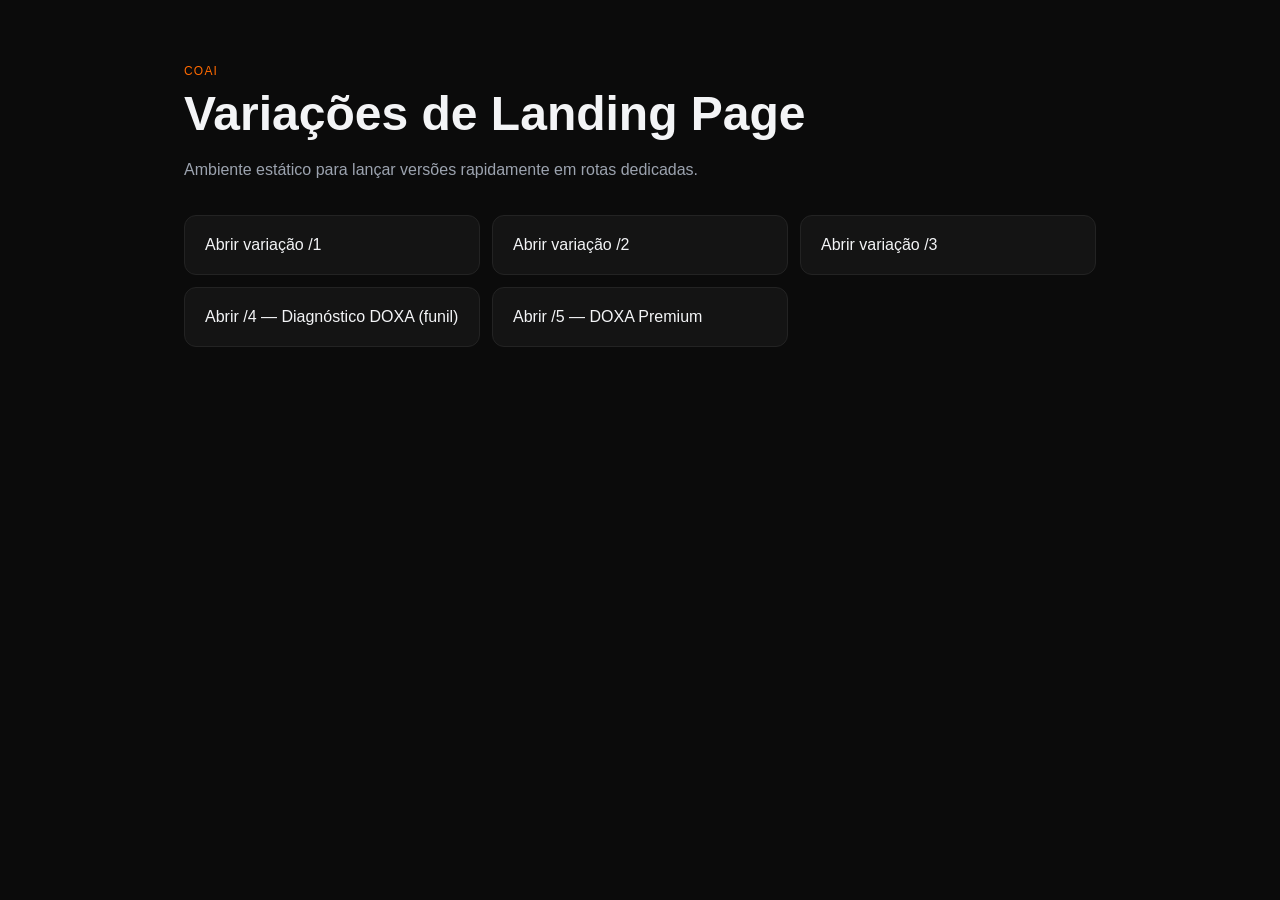
<file: index.html>
<!doctype html>
<html lang="pt-BR">
  <head>
    <meta charset="UTF-8" />
    <meta name="viewport" content="width=device-width, initial-scale=1.0" />
    <title>COAI — Variações de Landing Page</title>
    <link rel="stylesheet" href="/assets/style.css" />
  </head>
  <body>
    <main class="container">
      <p class="eyebrow">COAI</p>
      <h1>Variações de Landing Page</h1>
      <p class="lead">Ambiente estático para lançar versões rapidamente em rotas dedicadas.</p>

      <div class="cards">
        <a class="card" href="/1/">Abrir variação /1</a>
        <a class="card" href="/2/">Abrir variação /2</a>
        <a class="card" href="/3/">Abrir variação /3</a>
        <a class="card" href="/4/">Abrir /4 — Diagnóstico DOXA (funil)</a>
        <a class="card" href="/5/">Abrir /5 — DOXA Premium</a>
      </div>
    </main>
  </body>
</html>
</file>
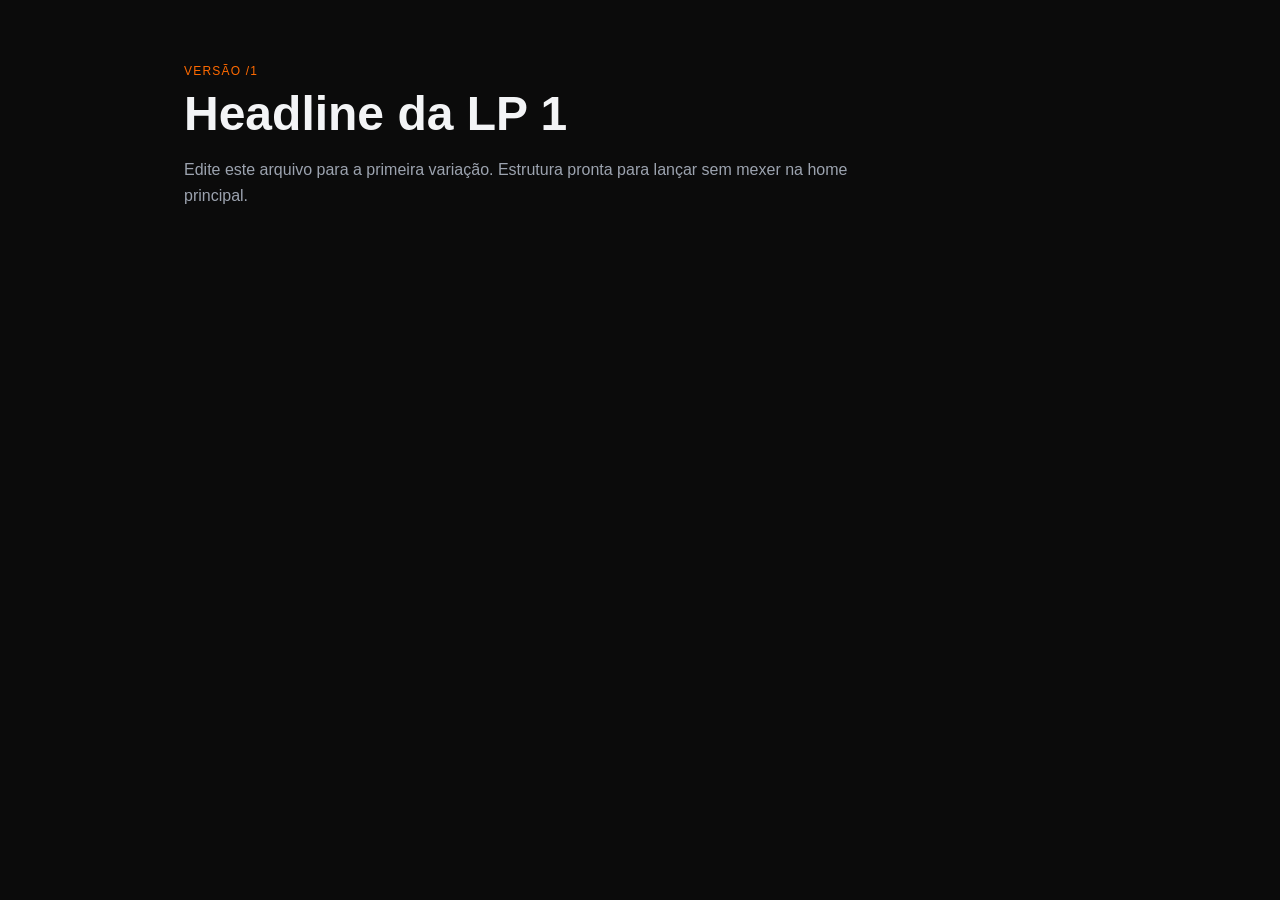
<file: 1/index.html>
<!doctype html>
<html lang="pt-BR">
  <head>
    <meta charset="UTF-8" />
    <meta name="viewport" content="width=device-width, initial-scale=1.0" />
    <title>COAI — LP 1</title>
    <link rel="stylesheet" href="/assets/style.css" />
  </head>
  <body>
    <main class="container">
      <p class="eyebrow">VERSÃO /1</p>
      <h1>Headline da LP 1</h1>
      <p class="lead">Edite este arquivo para a primeira variação. Estrutura pronta para lançar sem mexer na home principal.</p>
    </main>
  </body>
</html>
</file>
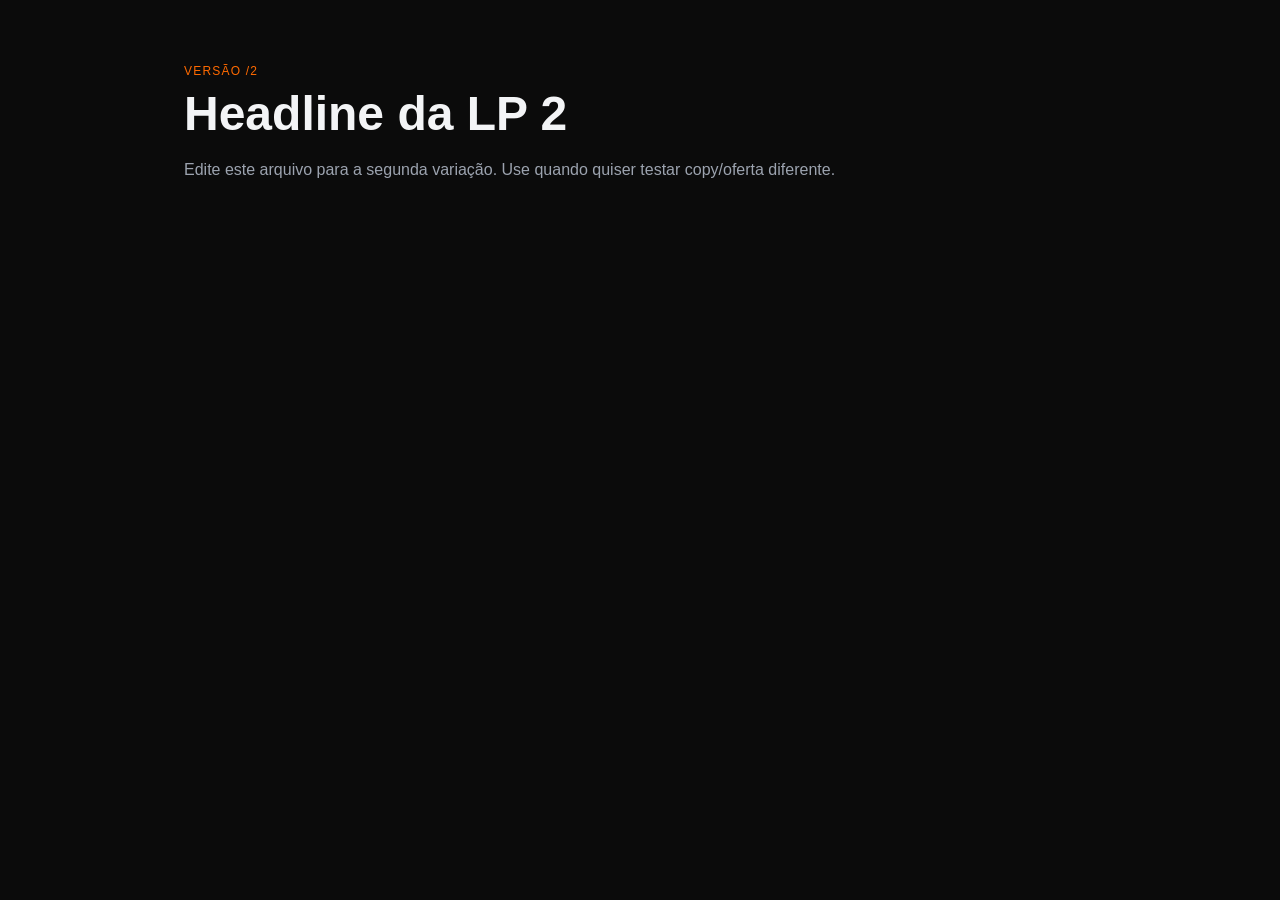
<file: 2/index.html>
<!doctype html>
<html lang="pt-BR">
  <head>
    <meta charset="UTF-8" />
    <meta name="viewport" content="width=device-width, initial-scale=1.0" />
    <title>COAI — LP 2</title>
    <link rel="stylesheet" href="/assets/style.css" />
  </head>
  <body>
    <main class="container">
      <p class="eyebrow">VERSÃO /2</p>
      <h1>Headline da LP 2</h1>
      <p class="lead">Edite este arquivo para a segunda variação. Use quando quiser testar copy/oferta diferente.</p>
    </main>
  </body>
</html>
</file>
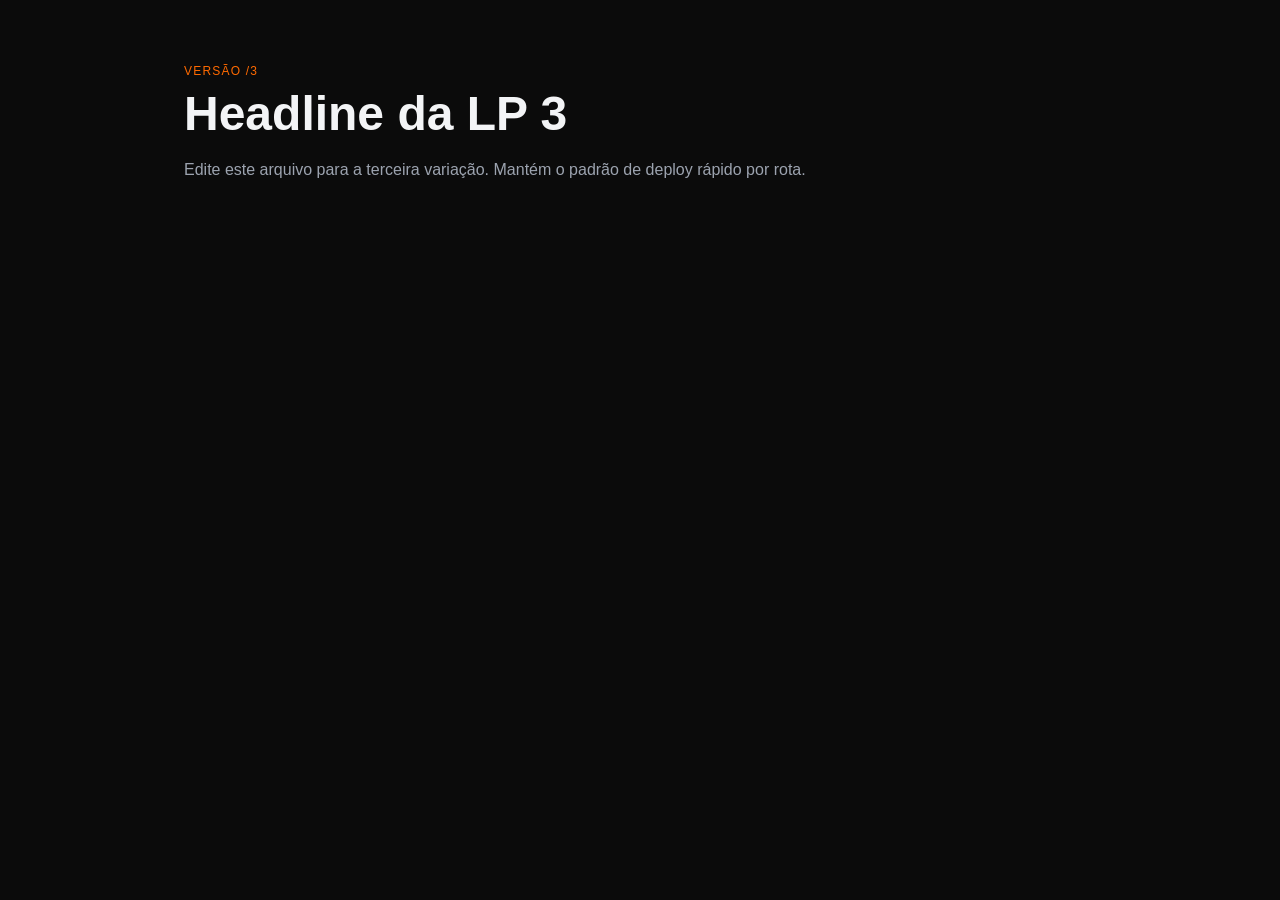
<file: 3/index.html>
<!doctype html>
<html lang="pt-BR">
  <head>
    <meta charset="UTF-8" />
    <meta name="viewport" content="width=device-width, initial-scale=1.0" />
    <title>COAI — LP 3</title>
    <link rel="stylesheet" href="/assets/style.css" />
  </head>
  <body>
    <main class="container">
      <p class="eyebrow">VERSÃO /3</p>
      <h1>Headline da LP 3</h1>
      <p class="lead">Edite este arquivo para a terceira variação. Mantém o padrão de deploy rápido por rota.</p>
    </main>
  </body>
</html>
</file>
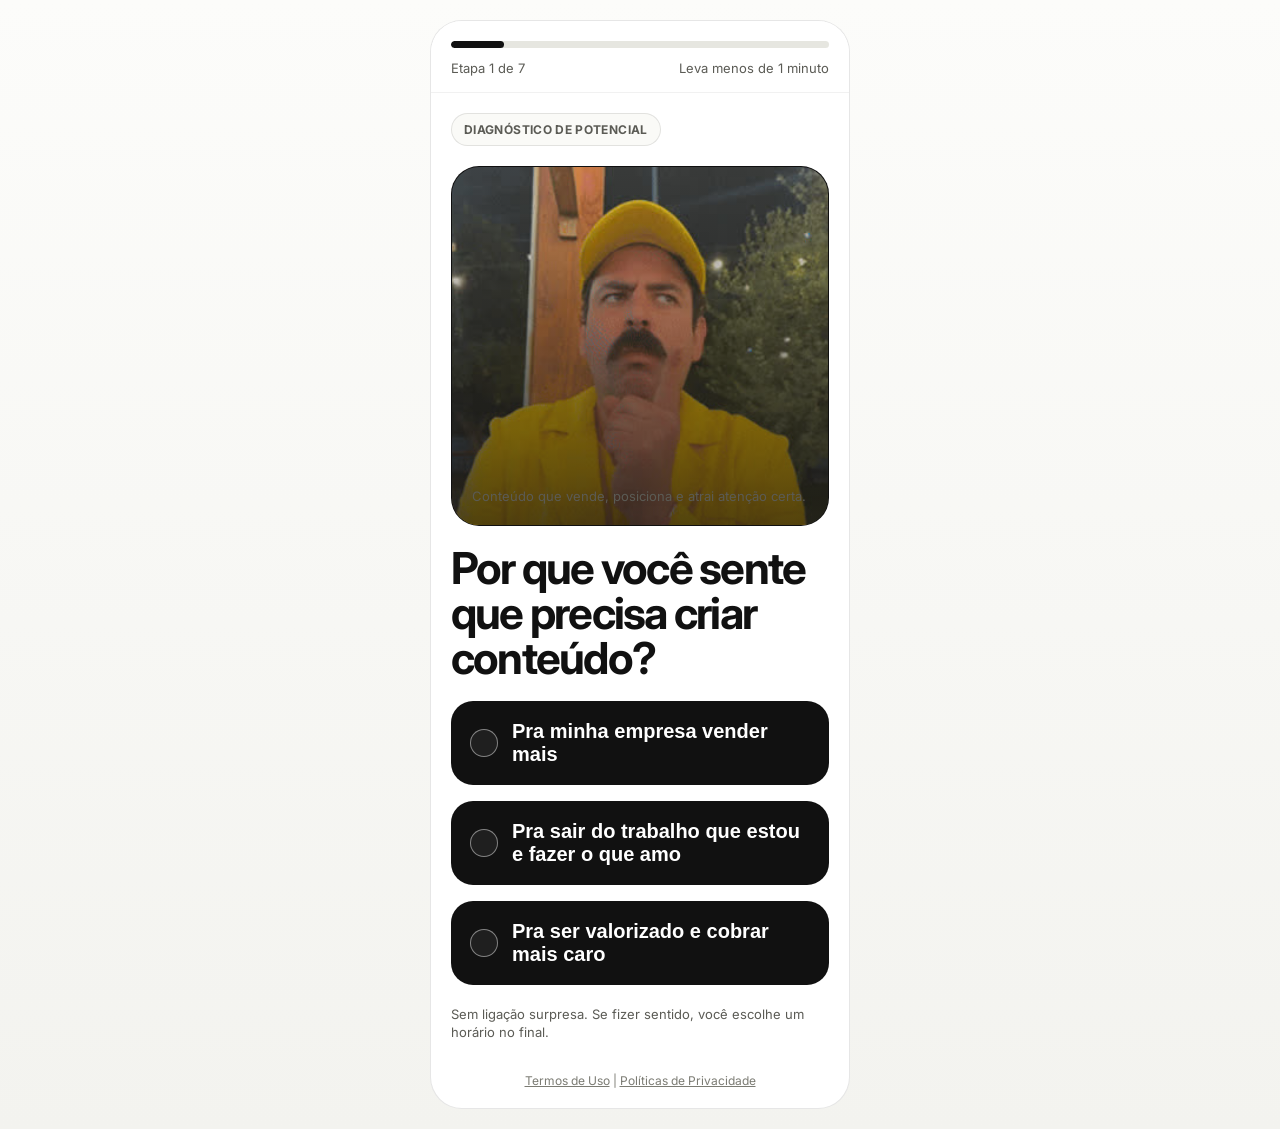
<file: 4/index.html>
<!DOCTYPE html>
<html lang="pt-BR">
  <head>
    <meta charset="UTF-8" />
    <meta name="viewport" content="width=device-width, initial-scale=1.0" />
    <title>Diagnóstico de Potencial DOXA</title>
    <meta name="description" content="Diagnóstico estratégico de conteúdo DOXA. Responda em menos de 1 minuto e libere sua análise." />
    <link rel="preconnect" href="https://fonts.googleapis.com" />
    <link rel="preconnect" href="https://fonts.gstatic.com" crossorigin />
    <link href="https://fonts.googleapis.com/css2?family=Inter:wght@400;500;600;700;800&display=swap" rel="stylesheet" />
    <style>
      :root {
        --bg: #f5f5f2;
        --surface: #ffffff;
        --surface-strong: #111111;
        --surface-soft: #f0f0eb;
        --text: #111111;
        --text-soft: #5b5b55;
        --border: rgba(17, 17, 17, 0.1);
        --success: #19a34a;
        --success-strong: #11853a;
        --danger: #df2d24;
        --accent: #111111;
        --radius-sm: 14px;
        --radius-md: 22px;
        --shadow: none;
        --space-1: 8px;
        --space-2: 12px;
        --space-3: 16px;
        --space-4: 20px;
        --space-5: 24px;
        --space-6: 32px;
      }

      * {
        box-sizing: border-box;
      }

      body {
        margin: 0;
        font-family: Inter, ui-sans-serif, system-ui, -apple-system, BlinkMacSystemFont, "Segoe UI", sans-serif;
        background: linear-gradient(180deg, #fcfcfa 0%, #f3f3ef 100%);
        color: var(--text);
      }

      a {
        color: inherit;
      }

      .shell {
        min-height: 100vh;
        display: grid;
        place-items: center;
        padding: var(--space-4);
      }

      .phone {
        width: min(100%, 420px);
        min-height: 820px;
        background: var(--surface);
        border: 1px solid var(--border);
        border-radius: 32px;
        overflow: hidden;
      }

      .app {
        min-height: 820px;
        display: flex;
        flex-direction: column;
      }

      .topbar {
        position: sticky;
        top: 0;
        z-index: 5;
        background: rgba(255, 255, 255, 0.92);
        backdrop-filter: blur(12px);
        padding: var(--space-4) var(--space-4) var(--space-3);
        border-bottom: 1px solid rgba(17, 17, 17, 0.06);
      }

      .progress-track {
        height: 7px;
        background: #e6e6e0;
        border-radius: 999px;
        overflow: hidden;
      }

      .progress-fill {
        height: 100%;
        width: 14%;
        background: #111111;
        border-radius: 999px;
        transition: width 220ms ease;
      }

      .progress-meta {
        margin-top: var(--space-2);
        display: flex;
        justify-content: space-between;
        color: var(--text-soft);
        font-size: 13px;
      }

      .view {
        display: none;
        padding: var(--space-4);
        gap: var(--space-4);
      }

      .view.active {
        display: grid;
      }

      .eyebrow {
        display: inline-flex;
        width: fit-content;
        padding: 8px 12px;
        border-radius: 999px;
        border: 1px solid var(--border);
        background: #fafaf7;
        color: var(--text-soft);
        font-size: 12px;
        font-weight: 700;
        letter-spacing: 0.03em;
        text-transform: uppercase;
      }

      .hero {
        width: 100%;
        aspect-ratio: 1.05 / 1;
        border-radius: 28px;
        border: 1px solid var(--border);
        overflow: hidden;
        background: linear-gradient(160deg, #1a1a1a, #52523f);
        display: grid;
        place-items: end start;
        padding: var(--space-4);
        color: #fff;
      }

      .hero.alt {
        background: linear-gradient(160deg, #5c2f12, #141414);
      }

      .hero.soft {
        background: linear-gradient(160deg, #1c4730, #101010);
      }

      .hero-media {
        position: relative;
        padding: 0;
        place-items: stretch;
        background: #111111;
      }

      .hero-media video {
        position: absolute;
        inset: 0;
        width: 100%;
        height: 100%;
        object-fit: cover;
      }

      .hero-media img,
      .hero-media video,
      .feature-image img,
      .proof-photo,
      .thumb-button img {
        width: 100%;
        height: 100%;
        object-fit: cover;
        display: block;
      }

      .hero-overlay {
        position: absolute;
        inset: 0;
        z-index: 1;
        display: flex;
        align-items: end;
        padding: var(--space-4);
        background: linear-gradient(180deg, rgba(17, 17, 17, 0.04), rgba(17, 17, 17, 0.7));
        color: #fff;
      }

      h1,
      h2,
      h3,
      p {
        margin: 0;
      }

      h1 {
        font-size: clamp(32px, 8vw, 44px);
        line-height: 1.02;
        letter-spacing: -0.04em;
      }

      h2 {
        font-size: 30px;
        line-height: 1.05;
        letter-spacing: -0.04em;
      }

      h3 {
        font-size: 22px;
        line-height: 1.1;
        letter-spacing: -0.03em;
      }

      .lead {
        font-size: 17px;
        line-height: 1.45;
        color: var(--text-soft);
      }

      .lead strong,
      .copy strong {
        color: var(--text);
      }

      .copy {
        font-size: 16px;
        line-height: 1.5;
        color: var(--text-soft);
      }

      .choices,
      .bullets,
      .proof-grid,
      .benefits {
        display: grid;
        gap: var(--space-3);
      }

      .choice {
        width: 100%;
        text-align: left;
        border: 1px solid rgba(17, 17, 17, 0.12);
        background: #111111;
        color: #ffffff;
        border-radius: 22px;
        padding: 18px;
        display: flex;
        align-items: center;
        gap: 14px;
        min-height: 72px;
        font-weight: 700;
        font-size: 20px;
        line-height: 1.15;
        cursor: pointer;
      }

      .choice::before {
        content: "";
        width: 26px;
        height: 26px;
        flex: 0 0 26px;
        border-radius: 999px;
        border: 1.5px solid rgba(255, 255, 255, 0.45);
        background: rgba(255, 255, 255, 0.06);
      }

      .bullet,
      .benefit,
      .field-card,
      .proof-card,
      .result-card,
      .tracker-card,
      .note-card {
        border: 1px solid var(--border);
        border-radius: 22px;
        background: #fbfbf8;
      }

      .bullet,
      .benefit,
      .result-card,
      .tracker-card,
      .note-card {
        padding: 16px 18px;
      }

      .bullet strong,
      .benefit strong,
      .result-card strong,
      .tracker-card strong,
      .note-card strong {
        display: block;
        margin-bottom: 4px;
      }

      .bullet .label {
        color: var(--danger);
        font-weight: 800;
      }

      .cta,
      .ghost,
      .secondary {
        width: 100%;
        min-height: 58px;
        border: 0;
        border-radius: 18px;
        font-size: 16px;
        font-weight: 800;
        cursor: pointer;
      }

      .cta {
        background: var(--success);
        color: #fff;
      }

      .cta:hover {
        background: var(--success-strong);
      }

      .ghost {
        background: #111111;
        color: #fff;
      }

      .secondary {
        background: #fff;
        color: var(--text);
        border: 1px solid rgba(17, 17, 17, 0.14);
      }

      .proof-grid {
        grid-template-columns: repeat(2, minmax(0, 1fr));
      }

      .proof-card {
        overflow: hidden;
        background: #111111;
        color: #fff;
      }

      .proof-top {
        min-height: 164px;
        padding: 16px;
        display: flex;
        align-items: end;
        background:
          linear-gradient(180deg, rgba(17, 17, 17, 0.14), rgba(17, 17, 17, 0.82)),
          radial-gradient(circle at top left, #444, #111 72%);
      }

      .proof-top.image {
        min-height: 188px;
        padding: 0;
        position: relative;
        background: #111111;
      }

      .proof-body {
        padding: 16px;
      }

      .proof-label {
        font-size: 12px;
        color: rgba(255, 255, 255, 0.7);
        text-transform: uppercase;
        letter-spacing: 0.05em;
      }

      .proof-number {
        font-size: 28px;
        font-weight: 800;
        line-height: 1;
      }

      .offer {
        background: linear-gradient(180deg, #f1fff2, #e7f8ea);
        border: 1px solid rgba(25, 163, 74, 0.18);
        border-radius: 24px;
        padding: 18px;
        display: grid;
        gap: 12px;
      }

      .offer .price {
        font-size: 34px;
        line-height: 1;
        font-weight: 900;
        color: var(--success-strong);
      }

      .price-row {
        display: flex;
        align-items: baseline;
        justify-content: space-between;
        gap: 12px;
        flex-wrap: wrap;
      }

      .price-note {
        font-size: 12px;
        color: #287345;
        font-weight: 700;
        letter-spacing: 0.02em;
        text-transform: uppercase;
      }

      .feature-image {
        overflow: hidden;
        border-radius: 24px;
        border: 1px solid var(--border);
        background: #111111;
      }

      .premium-stack,
      .trust-row {
        display: grid;
        gap: 12px;
      }

      .premium-card {
        border: 1px solid rgba(17, 17, 17, 0.08);
        border-radius: 22px;
        background: #ffffff;
        padding: 16px 18px;
      }

      .premium-card strong {
        display: block;
        margin-bottom: 4px;
      }

      .trust-row {
        grid-template-columns: repeat(3, minmax(0, 1fr));
      }

      .trust-pill {
        border: 1px solid rgba(17, 17, 17, 0.08);
        border-radius: 16px;
        background: #fbfbf8;
        padding: 12px 10px;
        text-align: center;
        font-size: 12px;
        line-height: 1.35;
        color: var(--text-soft);
      }

      .trust-pill strong {
        display: block;
        font-size: 13px;
        color: var(--text);
        margin-bottom: 2px;
      }

      .thumb-grid {
        display: grid;
        grid-template-columns: repeat(2, minmax(0, 1fr));
        gap: var(--space-3);
      }

      .thumb-button {
        border: 1px solid var(--border);
        border-radius: 18px;
        overflow: hidden;
        background: #111111;
        padding: 0;
        min-height: 168px;
      }

      .field-stack {
        display: grid;
        gap: 14px;
      }

      .field-card {
        padding: 14px;
        background: #fff;
      }

      label {
        display: grid;
        gap: 8px;
        font-size: 13px;
        font-weight: 700;
        color: var(--text-soft);
      }

      input,
      select,
      textarea {
        width: 100%;
        min-height: 48px;
        border-radius: 14px;
        border: 1px solid rgba(17, 17, 17, 0.1);
        background: #f7f7f4;
        padding: 12px 14px;
        font: inherit;
        color: var(--text);
      }

      input:focus,
      select:focus,
      textarea:focus {
        outline: 2px solid rgba(25, 163, 74, 0.18);
        border-color: rgba(25, 163, 74, 0.32);
      }

      .sticky {
        margin-top: auto;
        position: sticky;
        bottom: 0;
        background: linear-gradient(180deg, rgba(255, 255, 255, 0), #fff 22%);
        padding-top: 20px;
      }

      .mini {
        font-size: 13px;
        line-height: 1.4;
        color: var(--text-soft);
      }

      .footer-legal {
        margin-top: var(--space-2);
        text-align: center;
        font-size: 12px;
        color: #7b7b73;
      }

      .footer-legal a {
        color: #7b7b73;
        text-decoration: underline;
      }

      .text-link {
        background: none;
        border: 0;
        padding: 0;
        color: var(--text);
        font: inherit;
        font-weight: 700;
        text-decoration: underline;
        cursor: pointer;
      }

      .fallback-note {
        margin-top: 14px;
        text-align: center;
      }

      .data-box {
        background: #111111;
        color: #cbffd9;
        border-radius: 18px;
        padding: 14px;
        font-family: ui-monospace, SFMono-Regular, Menlo, Consolas, monospace;
        font-size: 11px;
        overflow: auto;
      }

      .status-card {
        border: 1px solid var(--border);
        border-radius: 18px;
        padding: 14px 16px;
        font-size: 13px;
        line-height: 1.45;
      }

      .status-card.info {
        background: #f5f9ff;
        border-color: rgba(46, 102, 243, 0.14);
        color: #23408e;
      }

      .status-card.success {
        background: #eefbf1;
        border-color: rgba(25, 163, 74, 0.18);
        color: #166a33;
      }

      .status-card.warning {
        background: #fff7eb;
        border-color: rgba(199, 123, 28, 0.18);
        color: #8c5310;
      }

      .status-card.error {
        background: #fff1f0;
        border-color: rgba(223, 45, 36, 0.18);
        color: #8f221c;
      }

      @media (max-width: 430px) {
        .shell {
          padding: 0;
        }

        .phone {
          width: 100%;
          border-radius: 0;
          border-left: 0;
          border-right: 0;
        }
      }
    </style>
  </head>
  <body>
    <div class="shell">
      <div class="phone">
        <div class="app">
          <div class="topbar">
            <div class="progress-track">
              <div class="progress-fill" id="progressFill"></div>
            </div>
            <div class="progress-meta">
              <span id="progressLabel">Etapa 1 de 7</span>
              <span>Leva menos de 1 minuto</span>
            </div>
          </div>

          <main id="views"></main>
        </div>
      </div>
    </div>

    <script>
      const config = {
        quizVersion: "doxa-diagnostico-v1",
        totalSteps: 7,
        landingSlug: "doxa-diagnostico",
        whatsappNumber: "5511936198863",
        bookingUrl: "https://calendly.com/oafonsoantunes/30min",
        stripeUrl: "https://buy.stripe.com/bJeeVc7UfbsR2ZH2Ra8g000",
        leadCaptureWebhookUrl: "https://coai.agency/webhook/doxa-diagnostico",
        appsScriptWebhookUrl: "",
        metaPixelId: "",
        googleAdsId: "",
        tiktokPixelId: "",
        clarityId: "",
        posthogHost: "",
        posthogKey: ""
      };

      const assets = {
        step1: "funil-imagens/gif-02-2.mp4",
        step1Poster: "funil-imagens/poster-02.jpg",
        step2: "funil-imagens/gif-03.mp4",
        step2Poster: "funil-imagens/poster-03.jpg",
        step3: "funil-imagens/step3.jpg",
        step4: "funil-imagens/case1.jpg",
        step5Hero: "funil-imagens/gif-04.mp4",
        step5Poster: "funil-imagens/poster-04.jpg",
        step5Case1: "funil-imagens/case1.jpg",
        step5Case2: "funil-imagens/case2.jpg"
      };

      const STORAGE = {
        attribution: "doxa_attribution",
        session: "doxa_lead_session",
        pending: "doxa_pending_leads"
      };

      function loopingVideo(src, poster, alt) {
        return `<video src="${src}" poster="${poster}" autoplay muted loop playsinline preload="metadata" aria-label="${alt}"></video>`;
      }

      const steps = [
        {
          id: "step-1-motivo",
          progress: 14,
          render: () => `
            <section class="view active">
              <span class="eyebrow">Diagnóstico de potencial</span>
              <div class="hero hero-media">
                ${loopingVideo(assets.step1, assets.step1Poster, "Cena de abertura do diagnóstico")}
                <div class="hero-overlay">
                  <p class="mini">Conteúdo que vende, posiciona e atrai atenção certa.</p>
                </div>
              </div>
              <div>
                <h1>Por que você sente que precisa criar conteúdo?</h1>
              </div>
              <div class="choices">
                <button class="choice" data-next="step-2-atalhos" data-answer-key="motivo" data-answer-value="vender-mais">Pra minha empresa vender mais</button>
                <button class="choice" data-next="step-2-atalhos" data-answer-key="motivo" data-answer-value="viver-do-que-amo">Pra sair do trabalho que estou e fazer o que amo</button>
                <button class="choice" data-next="step-2-atalhos" data-answer-key="motivo" data-answer-value="ser-valorizado">Pra ser valorizado e cobrar mais caro</button>
              </div>
              <p class="mini">Sem ligação surpresa. Se fizer sentido, você escolhe um horário no final.</p>
              <div class="footer-legal"><a href="termos.html">Termos de Uso</a> | <a href="privacidade.html">Políticas de Privacidade</a></div>
            </section>
          `
        },
        {
          id: "step-2-atalhos",
          progress: 28,
          render: () => `
            <section class="view active">
              <span class="eyebrow">Quebra de crença</span>
              <div class="hero hero-media">
                ${loopingVideo(assets.step2, assets.step2Poster, "Cena de crítica aos atalhos")}
                <div class="hero-overlay">
                  <h3>Atalho demais costuma virar mais ruído do que resultado.</h3>
                </div>
              </div>
              <div>
                <h2>Vão te oferecer milhares de "atalhos", mas isso não destrava um perfil de verdade.</h2>
              </div>
              <p class="lead">O que normalmente funciona melhor é <strong>conteúdo com potencial real de alcance, retenção e desejo</strong> — sem cara de anúncio mal disfarçado.</p>
              <div class="bullets">
                <div class="bullet"><strong class="label">✅ Roteiros com gancho forte</strong><span class="mini">Sem depender de "inspiração" ou tentativa aleatória.</span></div>
                <div class="bullet"><strong class="label">✅ Temas certos pro nicho</strong><span class="mini">Baseados no que já está puxando atenção no mercado.</span></div>
                <div class="bullet"><strong class="label">✅ Formato simples de executar</strong><span class="mini">Pensado para consistência, não para perfeccionismo.</span></div>
                <div class="bullet"><strong class="label">✅ Conteúdo que posiciona</strong><span class="mini">Você deixa de parecer "mais um" e entra no jogo de autoridade.</span></div>
              </div>
              <div class="sticky">
                <button class="cta" data-next="step-3-diagnostico">Quero entender isso agora</button>
              </div>
            </section>
          `
        },
        {
          id: "step-3-diagnostico",
          progress: 42,
          render: () => `
            <section class="view active">
              <span class="eyebrow">Valor da call</span>
              <div class="feature-image">
                <img src="${assets.step3}" alt="Mosaico de provas e vídeos" loading="lazy" />
              </div>
              <div>
                <h2>Na reunião de análise do seu perfil, você vai ver:</h2>
              </div>
              <div class="proof-grid">
                <div class="proof-card">
                  <div class="proof-top"><h3>Cases do seu nicho</h3></div>
                  <div class="proof-body"><p class="mini">Exemplos reais de perfis que cresceram com vídeo informativo e posicionamento certo.</p></div>
                </div>
                <div class="proof-card">
                  <div class="proof-top"><h3>Ritmo de produção</h3></div>
                  <div class="proof-body"><p class="mini">Como reduzir o esforço operacional usando IA, clone e roteiro estruturado.</p></div>
                </div>
              </div>
              <div class="benefits">
                <div class="benefit"><strong>✅ O gargalo principal do seu perfil hoje</strong><span class="mini">Clareza do que realmente está travando crescimento e conversão.</span></div>
                <div class="benefit"><strong>✅ Como criar vídeos em poucos minutos com IA</strong><span class="mini">Sem ficar travado entre pauta, gravação e edição.</span></div>
                <div class="benefit"><strong>✅ Potencial de crescimento em 90 dias</strong><span class="mini">O que precisa acontecer para o conteúdo virar marca, lead e demanda.</span></div>
              </div>
              <div class="sticky">
                <button class="cta" data-next="step-4-prova">É disso que eu preciso</button>
              </div>
            </section>
          `
        },
        {
          id: "step-4-prova",
          progress: 57,
          render: () => `
            <section class="view active">
              <span class="eyebrow">Prova de nicho</span>
              <div class="feature-image">
                <img src="${assets.step4}" alt="Case visual de nicho" loading="lazy" />
              </div>
              <div>
                <h2>Será que isso funciona pro meu nicho?</h2>
                <p class="lead">Pra você não achar que é exceção, aqui vai o tipo de movimento que a DOXA busca gerar: conteúdo que sai da cara de venda e te posiciona como <strong>especialista do mercado</strong>.</p>
              </div>
              <div class="proof-grid">
                <div class="proof-card">
                  <div class="proof-top image">
                    <img class="proof-photo" src="${assets.step5Case1}" alt="Case um antes e depois" loading="lazy" />
                    <div class="hero-overlay">
                    <div>
                      <div class="proof-label">Case 01</div>
                      <div class="proof-number">700 → 14,7k</div>
                    </div>
                    </div>
                  </div>
                  <div class="proof-body">
                    <p class="mini">Imobiliária que saiu de perfil comum para perfil lembrado como referência de investimento.</p>
                  </div>
                </div>
                <div class="proof-card">
                  <div class="proof-top image">
                    <img class="proof-photo" src="${assets.step5Case2}" alt="Case dois antes e depois" loading="lazy" />
                    <div class="hero-overlay">
                    <div>
                      <div class="proof-label">Case 02</div>
                      <div class="proof-number">1,7M views</div>
                    </div>
                    </div>
                  </div>
                  <div class="proof-body">
                    <p class="mini">Vídeo informativo, sem cara de venda, puxando alcance, comentários e percepção de autoridade.</p>
                  </div>
                </div>
              </div>
              <div class="note-card">
                <strong>O padrão que mais se repete</strong>
                <p class="mini">Os melhores resultados costumam aparecer quando existe constância, nicho claro, temas validados e um posicionamento que faz a pessoa parecer a escolha óbvia.</p>
              </div>
              <div class="sticky">
                <button class="cta" data-next="step-5-oferta">Quero ver isso no meu caso</button>
              </div>
            </section>
          `
        },
        {
          id: "step-5-oferta",
          progress: 71,
          render: () => `
            <section class="view active">
              <span class="eyebrow">Oferta da call</span>
              <div class="hero hero-media">
                ${loopingVideo(assets.step5Hero, assets.step5Poster, "Oferta final do diagnóstico")}
                <div class="hero-overlay">
                  <h3>Direção prática para transformar conteúdo em demanda.</h3>
                </div>
              </div>
              <div>
                <h2>Você chegou até aqui. Agora faz sentido transformar essa call em compromisso real.</h2>
                <p class="lead">Essa não é uma call curiosa. É um <strong>diagnóstico estratégico pago</strong> para mapear gargalo, ângulo de conteúdo, narrativa e próxima ação com clareza.</p>
              </div>
              <div class="offer">
                <div class="price-row">
                  <div class="price">R$127</div>
                  <span class="price-note">Pagamento único</span>
                </div>
                <p class="copy"><strong>Pagamento primeiro, agenda logo depois.</strong> Isso filtra curioso, aumenta show-up e faz essa reunião acontecer com mais prioridade e profundidade.</p>
              </div>
              <div class="trust-row">
                <div class="trust-pill"><strong>1:1</strong>Análise estratégica</div>
                <div class="trust-pill"><strong>Stripe</strong>Pagamento seguro</div>
                <div class="trust-pill"><strong>Calendly</strong>Agenda liberada na sequência</div>
              </div>
              <div class="benefits">
                <div class="benefit"><strong>🎯 Análise de potencial do seu perfil</strong><span class="mini">Onde está o jogo principal para a sua audiência comprar sua autoridade.</span></div>
                <div class="benefit"><strong>🎁 Desafios com exemplos práticos</strong><span class="mini">Coisas que você pode copiar, adaptar e colocar no ar mais rápido.</span></div>
                <div class="benefit"><strong>🧠 Estratégias de roteiro</strong><span class="mini">Gancho, retenção e narrativa que mexem com emoção e curiosidade.</span></div>
                <div class="benefit"><strong>📦 Direção para monetização</strong><span class="mini">Como o conteúdo pode apoiar agenda, produto ou nova fonte de receita.</span></div>
              </div>
              <div class="thumb-grid">
                <button class="thumb-button" type="button">
                  <img src="${assets.step5Case1}" alt="Prova social um" loading="lazy" />
                </button>
                <button class="thumb-button" type="button">
                  <img src="${assets.step5Case2}" alt="Prova social dois" loading="lazy" />
                </button>
              </div>
              <div class="sticky">
                <button class="cta" data-next="step-6-captura">Quero pagar R$127 e liberar meu agendamento</button>
                <p class="mini" style="margin-top:12px">Depois do pagamento, o Stripe abre a agenda no Calendly.</p>
              </div>
            </section>
          `
        },
        {
          id: "step-6-captura",
          progress: 85,
          render: () => `
            <section class="view active">
              <span class="eyebrow">Captura antes do pagamento</span>
              <div>
                <h2>Antes do pagamento, preciso do básico para preparar seu diagnóstico.</h2>
                <p class="lead">Esses dados organizam pagamento, agenda e o contexto da análise — sem fricção na sua experiência.</p>
              </div>
              <form class="field-stack" id="leadForm">
                <div class="field-card">
                  <label>Nome
                    <input name="name" autocomplete="name" placeholder="Seu nome" required />
                  </label>
                </div>
                <div class="field-card">
                  <label>E-mail
                    <input name="email" type="email" autocomplete="email" inputmode="email" placeholder="voce@email.com" required />
                  </label>
                </div>
                <div class="field-card">
                  <label>WhatsApp
                    <input name="whatsapp" autocomplete="tel" inputmode="tel" placeholder="(11) 99999-9999" required />
                  </label>
                </div>
                <div class="field-card">
                  <label>Instagram
                    <input name="instagram" autocomplete="off" placeholder="@seuperfil" />
                  </label>
                </div>
                <div class="field-card">
                  <label>Seu nicho hoje
                    <select name="niche" required>
                      <option value="">Selecione</option>
                      <option value="infoproduto">Infoproduto / Educação</option>
                      <option value="servicos">Serviços / Consultoria</option>
                      <option value="profissional-liberal">Profissional liberal</option>
                      <option value="imobiliario">Imobiliário</option>
                      <option value="saude">Saúde</option>
                      <option value="outro">Outro</option>
                    </select>
                  </label>
                </div>
                <div class="sticky">
                  <button class="cta" type="submit">Continuar para o pagamento</button>
                </div>
              </form>
            </section>
          `
        },
        {
          id: "step-7-pagamento",
          progress: 92,
          render: () => `
            <section class="view active">
              <span class="eyebrow">Pagamento da call</span>
              <div class="hero soft hero-media">
                ${loopingVideo(assets.step5Hero, assets.step5Poster, "Pagamento do diagnóstico")}
                <div class="hero-overlay">
                <div>
                  <h3>Seu diagnóstico está quase liberado.</h3>
                </div>
                </div>
              </div>
              <div class="result-card">
                <strong>O que acontece agora</strong>
                <p class="mini">Você paga <strong>R$127</strong> no Stripe nesta mesma aba. Assim que o pagamento aprovar, o Stripe deve te levar direto para a agenda no Calendly.</p>
              </div>
              <div class="premium-stack">
                <div class="premium-card">
                  <strong>O que você está reservando</strong>
                  <p class="mini">Uma análise estratégica com foco em gargalo, ângulo de conteúdo, narrativa e próxima melhor ação para acelerar percepção e demanda.</p>
                </div>
                <div class="premium-card">
                  <strong>Como funciona na prática</strong>
                  <p class="mini">Pagamento seguro no Stripe, aprovação imediata e redirecionamento para a sua agenda no Calendly. Confirme no Stripe que a URL de sucesso aponta para o Calendly.</p>
                </div>
              </div>
              <div class="sticky">
                <button class="cta" id="paymentButton">Pagar R$127 e seguir para a agenda</button>
                <button class="secondary" id="whatsappButton" style="margin-top:12px">Falar no WhatsApp</button>
                <p class="mini fallback-note">Já pagou e a agenda não abriu? <button type="button" class="text-link" id="bookingButton">Abrir Calendly</button></p>
              </div>
            </section>
          `
        }
      ];

      const state = {
        currentIndex: 0,
        leadId: crypto?.randomUUID ? crypto.randomUUID() : `lead_${Date.now()}`,
        answers: {},
        lead: {},
        sync: {
          status: "idle",
          message: ""
        },
        tracking: captureAttribution()
      };

      function captureAttribution() {
        const params = new URLSearchParams(window.location.search);
        const keys = [
          "utm_source",
          "utm_medium",
          "utm_campaign",
          "utm_content",
          "utm_term",
          "fbclid",
          "gclid",
          "ttclid",
          "wbraid",
          "gbraid"
        ];

        const stored = JSON.parse(localStorage.getItem(STORAGE.attribution) || "{}");
        const next = { ...stored };

        keys.forEach((key) => {
          const value = params.get(key);
          if (value) next[key] = value;
        });

        if (!next.first_touch_ts) next.first_touch_ts = new Date().toISOString();
        next.quiz_version = config.quizVersion;
        next.landing_slug = config.landingSlug;

        localStorage.setItem(STORAGE.attribution, JSON.stringify(next));
        return next;
      }

      function injectScript(src, attrs = {}) {
        if (document.querySelector(`script[src="${src}"]`)) return;
        const script = document.createElement("script");
        script.src = src;
        script.async = true;
        Object.entries(attrs).forEach(([key, value]) => script.setAttribute(key, value));
        document.head.appendChild(script);
      }

      function bootTracking() {
        window.dataLayer = window.dataLayer || [];

        if (config.metaPixelId) {
          if (typeof window.fbq !== "function") {
            const fbq = function () {
              fbq.callMethod ? fbq.callMethod.apply(fbq, arguments) : fbq.queue.push(arguments);
            };
            fbq.push = fbq;
            fbq.loaded = true;
            fbq.version = "2.0";
            fbq.queue = [];
            window.fbq = fbq;
            window._fbq = fbq;
            injectScript("https://connect.facebook.net/en_US/fbevents.js");
            window.fbq("init", config.metaPixelId);
          }
          window.fbq("track", "PageView");
        }

        if (config.googleAdsId) {
          injectScript(`https://www.googletagmanager.com/gtag/js?id=${config.googleAdsId}`);
          window.gtag = window.gtag || function () { window.dataLayer.push(arguments); };
          window.gtag("js", new Date());
          window.gtag("config", config.googleAdsId);
        }

        if (config.tiktokPixelId) {
          window.ttq = window.ttq || [];
          injectScript("https://analytics.tiktok.com/i18n/pixel/events.js");
        }

        if (config.clarityId && !window.clarity) {
          injectScript(`https://www.clarity.ms/tag/${config.clarityId}`);
        }

        if (config.posthogKey && config.posthogHost && !window.posthog) {
          injectScript("https://cdn.posthog.com/static/array.js");
        }
      }

      function fireEvent(name, data = {}) {
        const payload = {
          event: name,
          timestamp: new Date().toISOString(),
          quiz_version: config.quizVersion,
          landing_slug: config.landingSlug,
          lead_id: state.leadId,
          step_id: steps[state.currentIndex]?.id,
          ...data
        };

        window.dataLayer = window.dataLayer || [];
        window.dataLayer.push(payload);

        if (typeof window.fbq === "function") {
          if (name === "lead_submit") window.fbq("track", "Lead", payload);
          else if (name === "begin_checkout") window.fbq("track", "InitiateCheckout", payload);
          else window.fbq("trackCustom", name, payload);
        }

        if (typeof window.gtag === "function") {
          window.gtag("event", name, payload);
        }

        if (window.ttq && typeof window.ttq.track === "function") {
          window.ttq.track(name, payload);
        }

        console.log("[tracking]", payload);
      }

      function persistSession() {
        localStorage.setItem(STORAGE.session, JSON.stringify({
          leadId: state.leadId,
          answers: state.answers,
          lead: state.lead,
          currentIndex: state.currentIndex,
          saved_at: Date.now()
        }));
      }

      function readPending() {
        try {
          return JSON.parse(localStorage.getItem(STORAGE.pending) || "[]");
        } catch (error) {
          return [];
        }
      }

      function writePending(items) {
        localStorage.setItem(STORAGE.pending, JSON.stringify(items.slice(-20)));
      }

      function queuePendingLead(payload) {
        const pending = readPending().filter((item) => item.payload.lead_id !== payload.lead_id);
        pending.push({ payload, ts: Date.now() });
        writePending(pending);
      }

      function dropPending(leadId) {
        writePending(readPending().filter((item) => item.payload.lead_id !== leadId));
      }

      function renderStep(index) {
        state.currentIndex = index;
        persistSession();
        const step = steps[index];
        document.getElementById("views").innerHTML = step.render();
        document.getElementById("progressFill").style.width = `${step.progress}%`;
        document.getElementById("progressLabel").textContent = `Etapa ${index + 1} de ${config.totalSteps}`;
        bindStep();
        fireEvent("quiz_step_view", { step_number: index + 1, step_name: step.id });
      }

      function bindStep() {
        document.querySelectorAll("[data-next]").forEach((element) => {
          element.addEventListener("click", () => {
            const answerKey = element.dataset.answerKey;
            const answerValue = element.dataset.answerValue;

            if (answerKey && answerValue) {
              state.answers[answerKey] = answerValue;
              fireEvent("quiz_step_complete", {
                step_number: state.currentIndex + 1,
                answer_key: answerKey,
                answer_value: answerValue
              });
            } else {
              fireEvent("quiz_step_complete", {
                step_number: state.currentIndex + 1
              });
            }

            const nextId = element.dataset.next;
            const nextIndex = steps.findIndex((step) => step.id === nextId);
            if (nextIndex >= 0) renderStep(nextIndex);
          });
        });

        const form = document.getElementById("leadForm");
        if (form) {
          if (state.lead.name) {
            Object.entries(state.lead).forEach(([key, value]) => {
              const field = form.elements[key];
              if (field) field.value = value;
            });
          }

          form.addEventListener("submit", async (event) => {
            event.preventDefault();
            const submitButton = form.querySelector('button[type="submit"]');
            if (submitButton) {
              submitButton.disabled = true;
              submitButton.textContent = "Preparando seu pagamento...";
            }
            const formData = new FormData(form);
            state.lead = Object.fromEntries(formData.entries());
            persistSession();
            fireEvent("lead_submit", {
              step_number: state.currentIndex + 1,
              niche: state.lead.niche
            });
            await syncLeadCapture();
            renderStep(6);
          });
        }

        const paymentButton = document.getElementById("paymentButton");
        if (paymentButton) {
          paymentButton.addEventListener("click", () => {
            fireEvent("begin_checkout", buildHandoffPayload());
            window.location.assign(buildStripeUrl());
          });
        }

        const bookingButton = document.getElementById("bookingButton");
        if (bookingButton) {
          bookingButton.addEventListener("click", () => {
            fireEvent("schedule_start", buildHandoffPayload());
            window.location.assign(buildBookingUrl());
          });
        }

        const whatsappButton = document.getElementById("whatsappButton");
        if (whatsappButton) {
          whatsappButton.addEventListener("click", () => {
            const text = encodeURIComponent("Oi, vim do diagnóstico da DOXA e quero tirar uma dúvida antes de agendar.");
            window.open(`https://wa.me/${config.whatsappNumber}?text=${text}`, "_blank", "noopener,noreferrer");
          });
        }
      }

      function buildHandoffPayload() {
        return {
          lead_id: state.leadId,
          ...state.tracking,
          ...state.answers,
          ...state.lead,
          quiz_version: config.quizVersion,
          landing_slug: config.landingSlug
        };
      }

      function buildBookingUrl() {
        const url = new URL(config.bookingUrl);
        const payload = buildHandoffPayload();
        if (payload.name) url.searchParams.set("name", payload.name);
        if (payload.email) url.searchParams.set("email", payload.email);
        if (payload.whatsapp) url.searchParams.set("a1", payload.whatsapp);
        if (payload.instagram) url.searchParams.set("a2", payload.instagram);
        if (payload.niche) url.searchParams.set("a3", payload.niche);
        if (payload.motivo) url.searchParams.set("a4", payload.motivo);
        url.searchParams.set("utm_campaign", payload.utm_campaign || config.quizVersion);
        url.searchParams.set("utm_source", payload.utm_source || "quiz-doxa");
        url.searchParams.set("utm_content", payload.lead_id);
        return url.toString();
      }

      function buildStripeUrl() {
        const url = new URL(config.stripeUrl);
        const payload = buildHandoffPayload();
        if (payload.email) url.searchParams.set("prefilled_email", payload.email);
        url.searchParams.set("client_reference_id", payload.lead_id);
        return url.toString();
      }

      async function postLead(payload) {
        const targetUrl = config.appsScriptWebhookUrl || config.leadCaptureWebhookUrl;
        if (!targetUrl) {
          return { status: "warning", message: "Webhook de captura ainda não configurado." };
        }

        try {
          const response = await fetch(targetUrl, {
            method: "POST",
            mode: "cors",
            headers: {
              "Content-Type": "application/json",
              "Accept": "application/json"
            },
            body: JSON.stringify(payload)
          });
          if (!response.ok) throw new Error(`HTTP ${response.status}`);
          return { status: "success", message: "Lead confirmado no n8n." };
        } catch (corsError) {
          try {
            await fetch(targetUrl, {
              method: "POST",
              mode: "no-cors",
              keepalive: true,
              headers: { "Content-Type": "text/plain" },
              body: JSON.stringify(payload)
            });
            return { status: "opaque", message: "Lead enviado sem confirmação CORS." };
          } catch (error) {
            return { status: "error", message: error.message };
          }
        }
      }

      async function syncLeadCapture() {
        const payload = buildHandoffPayload();
        const result = await postLead(payload);
        if (result.status === "success") {
          dropPending(payload.lead_id);
        } else {
          queuePendingLead(payload);
        }
        state.sync = {
          status: "success",
          message: result.message
        };
        return state.sync;
      }

      async function flushPendingLeads() {
        const pending = readPending();
        for (const item of pending) {
          const result = await postLead(item.payload);
          if (result.status === "success") dropPending(item.payload.lead_id);
        }
      }

      bootTracking();
      flushPendingLeads();
      fireEvent("quiz_view", state.tracking);
      fireEvent("quiz_start", { step_number: 1 });
      renderStep(0);

    </script>
  </body>
</html>
</file>
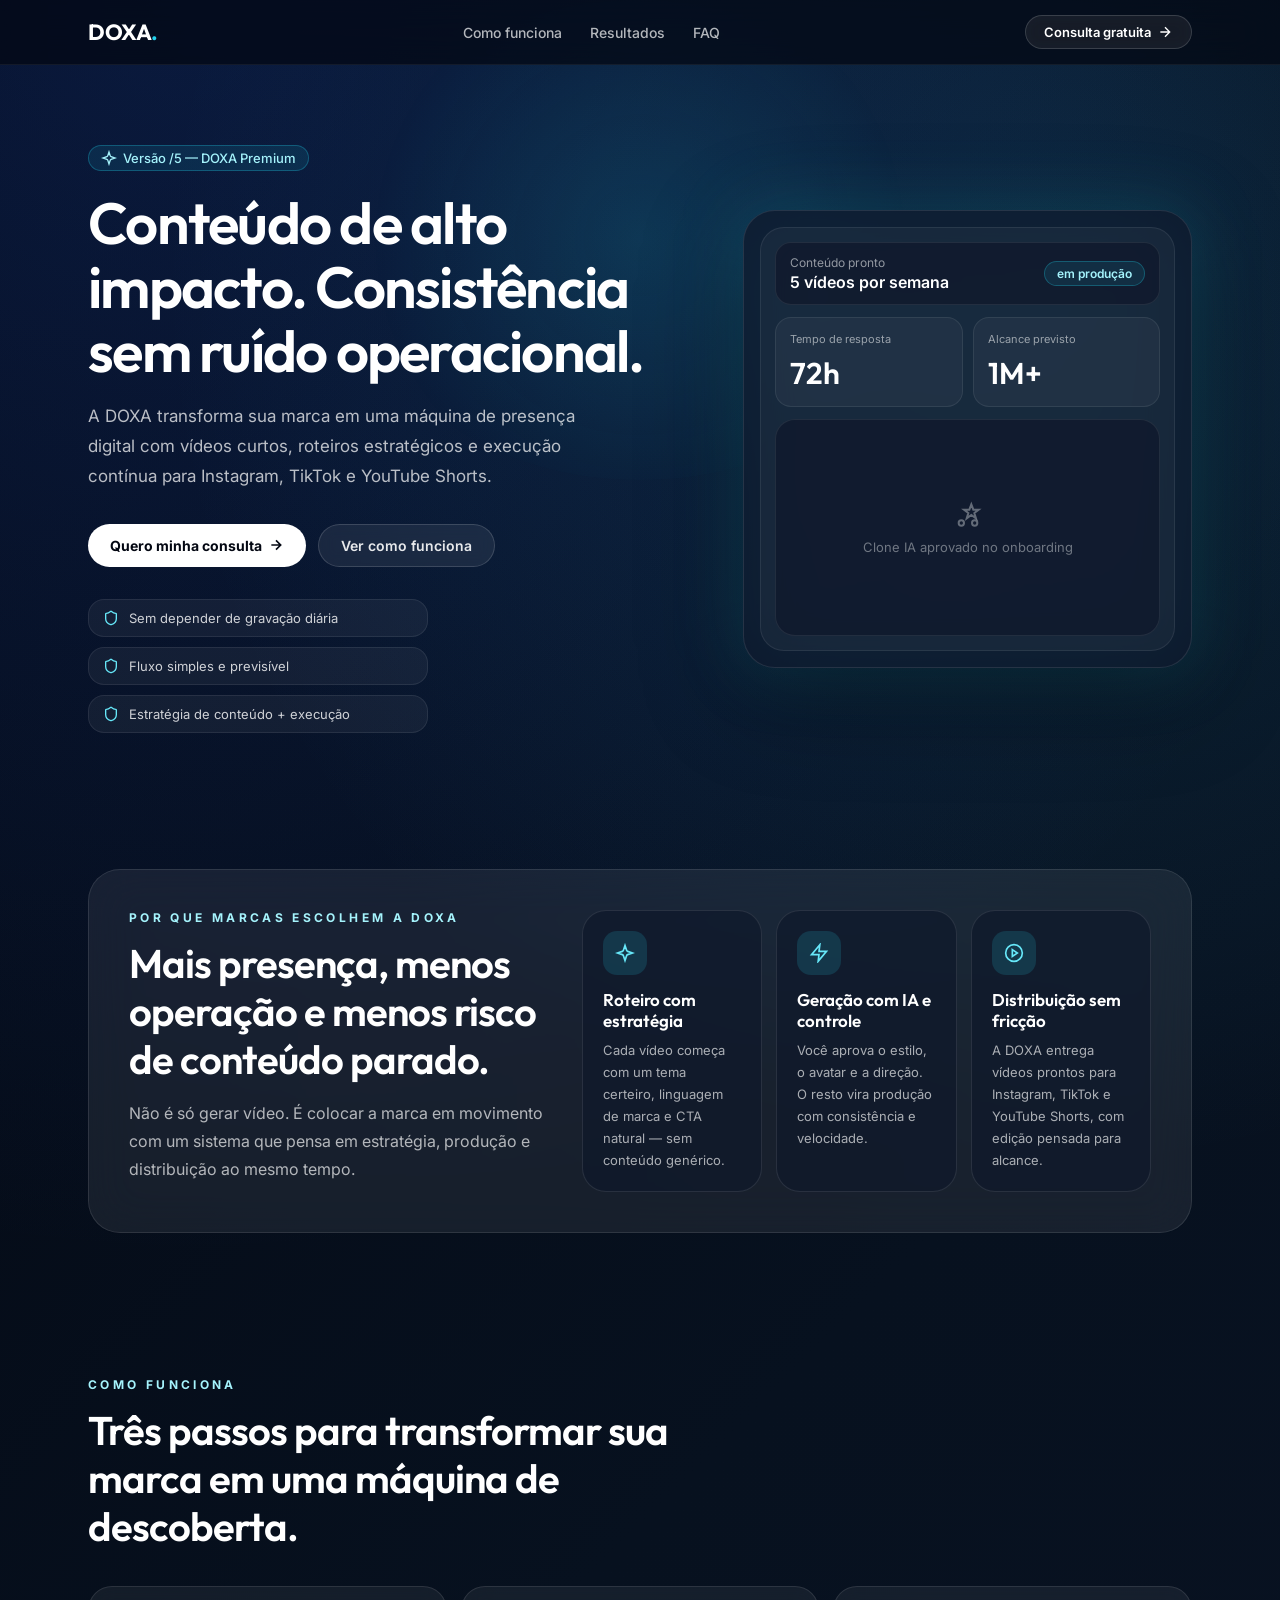
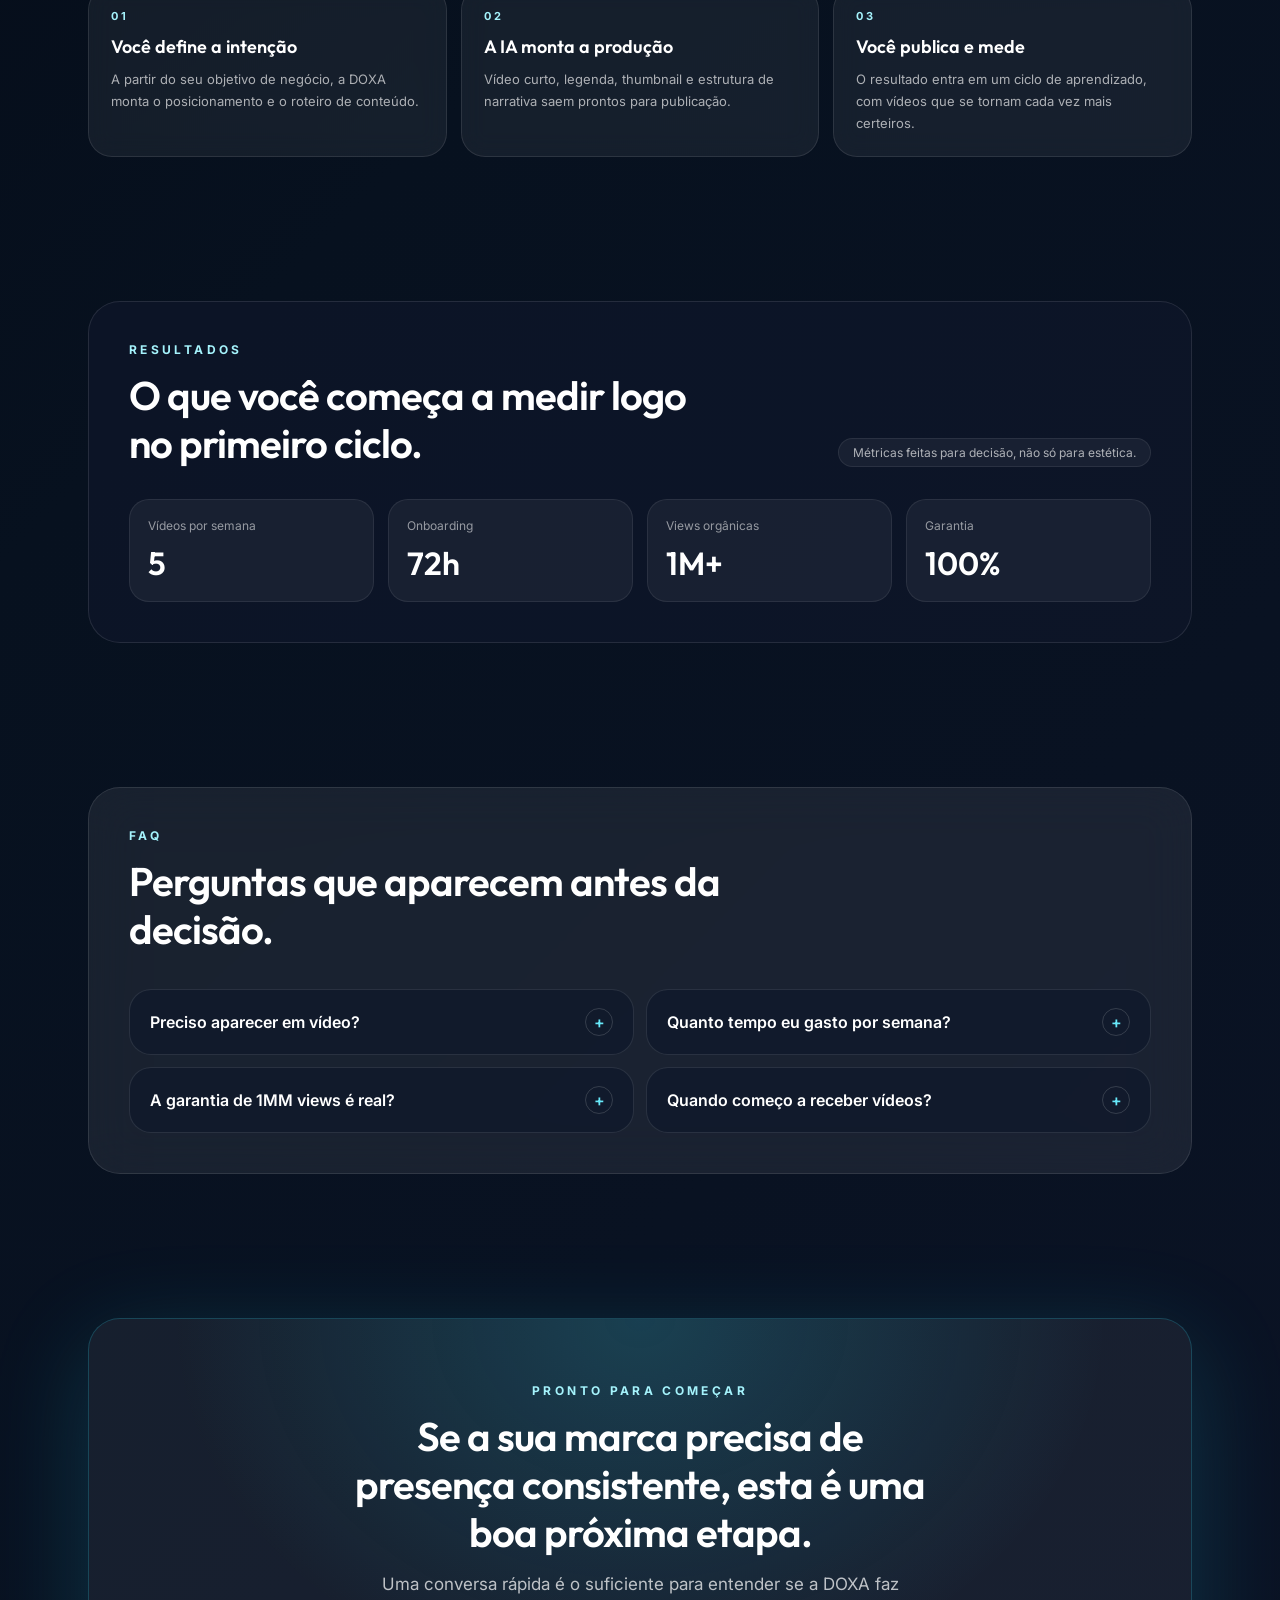
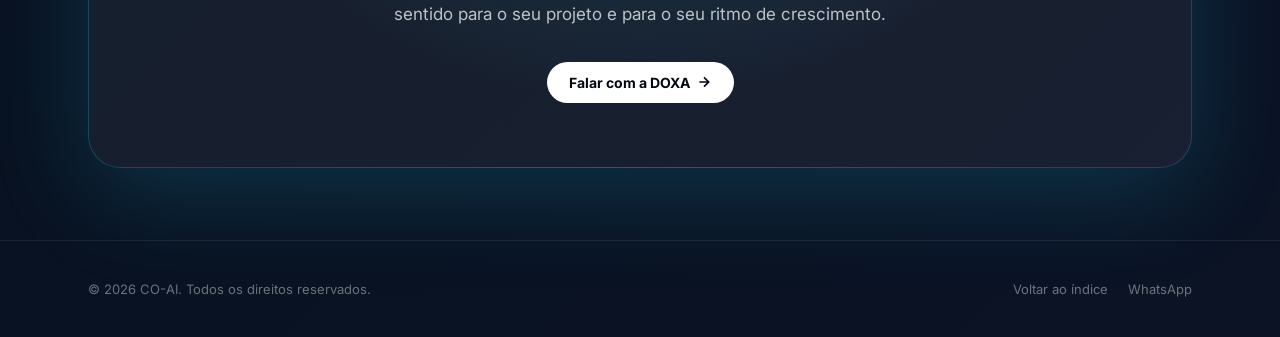
<file: 5/index.html>
<!doctype html>
<html lang="pt-BR">
<head>
  <meta charset="UTF-8" />
  <meta name="viewport" content="width=device-width, initial-scale=1.0" />
  <title>DOXA — Conteúdo de alto impacto. Consistência sem ruído operacional.</title>
  <meta name="description" content="A DOXA transforma sua marca em uma máquina de presença digital com vídeos curtos, roteiros estratégicos e execução contínua para Instagram, TikTok e YouTube Shorts." />
  <link rel="preconnect" href="https://fonts.googleapis.com" />
  <link rel="preconnect" href="https://fonts.gstatic.com" crossorigin />
  <link href="https://fonts.googleapis.com/css2?family=Outfit:wght@400;500;600;700&family=Inter:wght@400;500;600&display=swap" rel="stylesheet" />
  <style>
    *, *::before, *::after { box-sizing: border-box; margin: 0; padding: 0; }
    html { scroll-behavior: smooth; }
    body {
      font-family: 'Inter', ui-sans-serif, system-ui, sans-serif;
      background: #030712;
      color: #fff;
      -webkit-font-smoothing: antialiased;
      min-height: 100vh;
      overflow-x: hidden;
    }
    h1, h2, h3, h4 { font-family: 'Outfit', ui-sans-serif, system-ui, sans-serif; }
    a { text-decoration: none; color: inherit; }
    ul { list-style: none; }
    details summary::-webkit-details-marker { display: none; }

    .wrap { max-width: 1152px; margin: 0 auto; padding: 0 24px; }
    .bg-scene {
      background:
        radial-gradient(circle at 15% 0%, rgba(37,99,235,0.2) 0%, transparent 34%),
        radial-gradient(circle at 82% 8%, rgba(56,189,248,0.14) 0%, transparent 26%),
        linear-gradient(135deg, #030712 0%, #07111f 45%, #0b1325 100%);
      min-height: 100vh;
    }
    .glow-top {
      position: fixed; top: 0; left: 50%; transform: translateX(-50%);
      width: 600px; height: 480px; border-radius: 50%;
      background: radial-gradient(circle, rgba(34,211,238,0.12) 0%, transparent 70%);
      pointer-events: none; z-index: 0;
    }

    header {
      position: sticky; top: 0; z-index: 50;
      backdrop-filter: blur(20px); -webkit-backdrop-filter: blur(20px);
      background: rgba(3,7,18,0.72);
      border-bottom: 1px solid rgba(255,255,255,0.06);
    }
    .header-inner {
      display: flex; align-items: center; justify-content: space-between;
      height: 64px;
    }
    .logo {
      font-family: 'Outfit', sans-serif;
      font-weight: 700; font-size: 22px; letter-spacing: -0.02em;
      color: #fff;
    }
    .logo span { color: #22d3ee; }
    nav { display: flex; gap: 4px; }
    nav a {
      font-size: 14px; font-weight: 500; color: rgba(255,255,255,0.7);
      padding: 6px 12px; border-radius: 10px;
      transition: color 0.15s, background 0.15s;
    }
    nav a:hover { color: #fff; background: rgba(255,255,255,0.08); }
    @media (max-width: 700px) { nav { display: none; } }
    .btn-ghost {
      display: inline-flex; align-items: center; gap: 6px;
      padding: 8px 18px; border-radius: 999px;
      border: 1px solid rgba(255,255,255,0.15);
      background: rgba(255,255,255,0.08);
      font-size: 13px; font-weight: 600; color: #fff;
      transition: background 0.15s;
      backdrop-filter: blur(8px);
    }
    .btn-ghost:hover { background: rgba(255,255,255,0.15); }

    .hero { padding: 80px 0 64px; position: relative; z-index: 1; }
    .hero-grid {
      display: grid; grid-template-columns: 1fr;
      gap: 48px; align-items: start;
    }
    @media (min-width: 960px) {
      .hero-grid { grid-template-columns: 1.15fr 0.85fr; align-items: center; }
    }
    .badge {
      display: inline-flex; align-items: center; gap: 6px;
      padding: 4px 12px; border-radius: 999px;
      border: 1px solid rgba(34,211,238,0.28);
      background: rgba(34,211,238,0.1);
      font-size: 13px; font-weight: 500; color: #a5f3fc;
      margin-bottom: 20px;
    }
    .hero h1 {
      font-size: clamp(32px, 5vw, 58px);
      font-weight: 600; line-height: 1.1; letter-spacing: -0.03em;
      color: #fff; max-width: 600px; margin-bottom: 20px;
    }
    .hero-sub {
      font-size: 17px; line-height: 1.75; color: rgba(255,255,255,0.72);
      max-width: 520px; margin-bottom: 32px;
    }
    .ctas { display: flex; flex-wrap: wrap; gap: 12px; margin-bottom: 32px; }
    .btn-primary {
      display: inline-flex; align-items: center; gap: 6px;
      padding: 12px 22px; border-radius: 999px;
      background: #fff; color: #030712;
      font-size: 14px; font-weight: 700;
      transition: transform 0.15s, box-shadow 0.15s;
    }
    .btn-primary:hover { transform: translateY(-2px); box-shadow: 0 8px 24px rgba(255,255,255,0.18); }
    .btn-secondary {
      display: inline-flex; align-items: center; gap: 6px;
      padding: 12px 22px; border-radius: 999px;
      border: 1px solid rgba(255,255,255,0.15);
      background: rgba(255,255,255,0.07);
      font-size: 14px; font-weight: 600; color: rgba(255,255,255,0.9);
      backdrop-filter: blur(8px);
      transition: background 0.15s;
    }
    .btn-secondary:hover { background: rgba(255,255,255,0.13); }
    .highlights { display: flex; flex-direction: column; gap: 10px; }
    .highlight-item {
      display: flex; align-items: center; gap: 10px;
      padding: 10px 14px; border-radius: 16px;
      border: 1px solid rgba(255,255,255,0.08);
      background: rgba(255,255,255,0.05);
      font-size: 13px; color: rgba(255,255,255,0.8);
      max-width: 340px;
    }
    .highlight-item svg { color: #67e8f9; flex-shrink: 0; }

    .hero-card-wrap { position: relative; }
    .hero-card-glow {
      position: absolute; inset: -2px; border-radius: 34px;
      background: rgba(34,211,238,0.22); filter: blur(32px);
      pointer-events: none;
    }
    .hero-card {
      position: relative;
      border-radius: 32px;
      border: 1px solid rgba(255,255,255,0.1);
      background: rgba(15,23,42,0.78);
      padding: 16px;
      box-shadow: 0 24px 100px rgba(0,0,0,0.45);
      backdrop-filter: blur(24px);
    }
    .hero-card-inner {
      border-radius: 24px;
      border: 1px solid rgba(255,255,255,0.08);
      background: rgba(255,255,255,0.04);
      padding: 14px;
    }
    .hero-card-status {
      display: flex; align-items: center; justify-content: space-between;
      padding: 12px 14px; border-radius: 16px;
      border: 1px solid rgba(255,255,255,0.08);
      background: rgba(15,23,42,0.7);
      margin-bottom: 12px;
    }
    .hero-card-status .label { font-size: 12px; color: rgba(255,255,255,0.55); margin-bottom: 2px; }
    .hero-card-status .value { font-size: 16px; font-weight: 600; color: #fff; }
    .status-pill {
      padding: 4px 12px; border-radius: 999px;
      border: 1px solid rgba(34,211,238,0.28);
      background: rgba(34,211,238,0.1);
      font-size: 12px; font-weight: 600; color: #a5f3fc;
    }
    .hero-stats { display: grid; grid-template-columns: 1fr 1fr; gap: 10px; margin-bottom: 12px; }
    .hero-stat {
      padding: 14px; border-radius: 16px;
      border: 1px solid rgba(255,255,255,0.08);
      background: rgba(255,255,255,0.04);
    }
    .hero-stat .label { font-size: 11px; color: rgba(255,255,255,0.55); margin-bottom: 8px; }
    .hero-stat .big { font-family: 'Outfit', sans-serif; font-size: 30px; font-weight: 600; color: #fff; }
    .hero-img-wrap {
      border-radius: 20px;
      border: 1px solid rgba(255,255,255,0.08);
      background: rgba(15,23,42,0.7);
      overflow: hidden; aspect-ratio: 16/9;
      display: flex; align-items: center; justify-content: center;
    }
    .hero-img-placeholder {
      display: flex; flex-direction: column; align-items: center; justify-content: center;
      gap: 8px; color: rgba(255,255,255,0.4); font-size: 13px; text-align: center;
      padding: 24px;
    }

    section { position: relative; z-index: 1; padding: 72px 0; }
    .section-label {
      font-size: 12px; font-weight: 700; text-transform: uppercase;
      letter-spacing: 0.28em; color: #a5f3fc; margin-bottom: 14px;
    }
    .section-title {
      font-size: clamp(26px, 4vw, 40px);
      font-weight: 600; line-height: 1.2; letter-spacing: -0.025em;
      color: #fff; max-width: 600px; margin-bottom: 16px;
    }
    .section-body {
      font-size: 16px; line-height: 1.75; color: rgba(255,255,255,0.68);
      max-width: 540px; margin-bottom: 40px;
    }
    .panel {
      border-radius: 32px;
      border: 1px solid rgba(255,255,255,0.1);
      background: rgba(255,255,255,0.07);
      padding: 40px;
      backdrop-filter: blur(24px);
    }
    @media (max-width: 640px) { .panel { padding: 24px; } }

    .pilares-grid { display: grid; grid-template-columns: 1fr; gap: 14px; }
    @media (min-width: 640px) { .pilares-grid { grid-template-columns: repeat(3, 1fr); } }
    .pilar-card {
      padding: 20px; border-radius: 24px;
      border: 1px solid rgba(255,255,255,0.1);
      background: rgba(15,23,42,0.65);
      transition: border-color 0.2s, background 0.2s;
    }
    .pilar-card:hover { border-color: rgba(34,211,238,0.22); background: rgba(15,23,42,0.85); }
    .pilar-icon {
      width: 44px; height: 44px; border-radius: 14px;
      background: rgba(34,211,238,0.15); color: #67e8f9;
      display: flex; align-items: center; justify-content: center;
      margin-bottom: 14px;
    }
    .pilar-card h3 { font-size: 17px; font-weight: 600; color: #fff; margin-bottom: 8px; }
    .pilar-card p { font-size: 13px; line-height: 1.7; color: rgba(255,255,255,0.65); }
    .pilares-layout { display: grid; gap: 32px; }
    @media (min-width: 960px) {
      .pilares-layout { grid-template-columns: 0.85fr 1.15fr; align-items: start; }
    }

    .steps-grid { display: grid; gap: 14px; margin-top: 36px; }
    @media (min-width: 640px) { .steps-grid { grid-template-columns: repeat(3, 1fr); } }
    .step-card {
      padding: 22px; border-radius: 24px;
      border: 1px solid rgba(255,255,255,0.1);
      background: rgba(255,255,255,0.06);
      backdrop-filter: blur(12px);
    }
    .step-num {
      font-size: 11px; font-weight: 700; text-transform: uppercase;
      letter-spacing: 0.28em; color: #a5f3fc; margin-bottom: 12px;
    }
    .step-card h3 { font-size: 18px; font-weight: 600; color: #fff; margin-bottom: 10px; }
    .step-card p { font-size: 13px; line-height: 1.7; color: rgba(255,255,255,0.65); }

    .metrics-panel {
      border-radius: 32px;
      border: 1px solid rgba(255,255,255,0.1);
      background: rgba(15,23,42,0.78);
      padding: 40px;
    }
    @media (max-width: 640px) { .metrics-panel { padding: 24px; } }
    .metrics-header {
      display: flex; flex-wrap: wrap; gap: 16px;
      align-items: flex-end; justify-content: space-between;
      margin-bottom: 32px;
    }
    .metrics-note {
      padding: 6px 14px; border-radius: 999px;
      border: 1px solid rgba(255,255,255,0.08);
      background: rgba(255,255,255,0.05);
      font-size: 12px; color: rgba(255,255,255,0.65);
    }
    .metrics-grid { display: grid; grid-template-columns: repeat(2, 1fr); gap: 14px; }
    @media (min-width: 640px) { .metrics-grid { grid-template-columns: repeat(4, 1fr); } }
    .metric-card {
      padding: 18px; border-radius: 20px;
      border: 1px solid rgba(255,255,255,0.08);
      background: rgba(255,255,255,0.05);
    }
    .metric-card .label { font-size: 12px; color: rgba(255,255,255,0.55); margin-bottom: 10px; }
    .metric-card .value {
      font-family: 'Outfit', sans-serif;
      font-size: 32px; font-weight: 600; color: #fff;
    }

    .faq-grid { display: grid; gap: 12px; margin-top: 36px; }
    @media (min-width: 700px) { .faq-grid { grid-template-columns: repeat(2, 1fr); } }
    details {
      border-radius: 22px;
      border: 1px solid rgba(255,255,255,0.1);
      background: rgba(15,23,42,0.65);
      overflow: hidden;
    }
    details summary {
      cursor: pointer; list-style: none;
      display: flex; align-items: center; justify-content: space-between; gap: 12px;
      padding: 18px 20px;
      font-size: 16px; font-weight: 600; color: #fff;
      transition: background 0.15s;
    }
    details summary:hover { background: rgba(255,255,255,0.04); }
    details summary .icon {
      width: 28px; height: 28px; flex-shrink: 0;
      border-radius: 999px; border: 1px solid rgba(255,255,255,0.15);
      display: flex; align-items: center; justify-content: center;
      font-size: 16px; color: #67e8f9;
      transition: transform 0.2s;
    }
    details[open] summary .icon { transform: rotate(45deg); }
    .faq-body {
      padding: 14px 20px 18px;
      font-size: 14px; line-height: 1.75; color: rgba(255,255,255,0.68);
      border-top: 1px solid rgba(255,255,255,0.07);
    }

    .cta-final {
      border-radius: 32px;
      border: 1px solid rgba(34,211,238,0.22);
      background: radial-gradient(ellipse at 50% 0%, rgba(34,211,238,0.18) 0%, transparent 60%),
                  rgba(255,255,255,0.06);
      padding: 64px 40px;
      text-align: center;
      box-shadow: 0 24px 100px rgba(34,211,238,0.18);
    }
    @media (max-width: 640px) { .cta-final { padding: 40px 24px; } }
    .cta-final h2 { max-width: 560px; margin: 0 auto 14px; }
    .cta-final p {
      font-size: 17px; line-height: 1.75; color: rgba(255,255,255,0.72);
      max-width: 520px; margin: 0 auto 32px;
    }

    footer {
      position: relative; z-index: 1;
      border-top: 1px solid rgba(255,255,255,0.07);
      padding: 40px 0;
    }
    .footer-inner {
      display: flex; flex-wrap: wrap; align-items: center;
      justify-content: space-between; gap: 16px;
    }
    .footer-copy { font-size: 13px; color: rgba(255,255,255,0.4); }
    .footer-links { display: flex; gap: 20px; }
    .footer-links a { font-size: 13px; color: rgba(255,255,255,0.4); transition: color 0.15s; }
    .footer-links a:hover { color: rgba(255,255,255,0.75); }
    .icon-sm { width: 16px; height: 16px; display: inline-block; vertical-align: middle; }
  </style>
</head>
<body class="bg-scene">
  <div class="glow-top" aria-hidden="true"></div>

  <header>
    <div class="wrap header-inner">
      <a href="/" class="logo">DOXA<span>.</span></a>
      <nav>
        <a href="#como-funciona">Como funciona</a>
        <a href="#resultados">Resultados</a>
        <a href="#faq">FAQ</a>
      </nav>
      <a href="https://wa.me/5511936198863?text=Ol%C3%A1!%20Quero%20minha%20consulta%20gratuita%20da%20DOXA." target="_blank" rel="noopener noreferrer" class="btn-ghost">
        Consulta gratuita
        <svg class="icon-sm" fill="none" stroke="currentColor" stroke-width="2" viewBox="0 0 24 24"><path d="M5 12h14M12 5l7 7-7 7"/></svg>
      </a>
    </div>
  </header>

  <div class="bg-scene" style="background:none;">

    <section class="hero">
      <div class="wrap">
        <div class="hero-grid">
          <div>
            <div class="badge">
              <svg class="icon-sm" fill="none" stroke="currentColor" stroke-width="2" viewBox="0 0 24 24"><path d="m12 3-1.912 5.813a2 2 0 0 1-1.275 1.275L3 12l5.813 1.912a2 2 0 0 1 1.275 1.275L12 21l1.912-5.813a2 2 0 0 1 1.275-1.275L21 12l-5.813-1.912a2 2 0 0 1-1.275-1.275L12 3Z"/></svg>
              Versão /5 — DOXA Premium
            </div>
            <h1>Conteúdo de alto impacto. Consistência sem ruído operacional.</h1>
            <p class="hero-sub">A DOXA transforma sua marca em uma máquina de presença digital com vídeos curtos, roteiros estratégicos e execução contínua para Instagram, TikTok e YouTube Shorts.</p>
            <div class="ctas">
              <a href="https://wa.me/5511936198863?text=Ol%C3%A1!%20Quero%20minha%20consulta%20gratuita%20da%20DOXA." target="_blank" rel="noopener noreferrer" class="btn-primary">
                Quero minha consulta
                <svg class="icon-sm" fill="none" stroke="currentColor" stroke-width="2.5" viewBox="0 0 24 24"><path d="M5 12h14M12 5l7 7-7 7"/></svg>
              </a>
              <a href="#como-funciona" class="btn-secondary">Ver como funciona</a>
            </div>
            <ul class="highlights">
              <li class="highlight-item">
                <svg class="icon-sm" fill="none" stroke="currentColor" stroke-width="2" viewBox="0 0 24 24"><path d="M20 13c0 5-3.5 7.5-7.66 8.95a1 1 0 0 1-.67-.01C7.5 20.5 4 18 4 13V6a1 1 0 0 1 1-1c2 0 4.5-1.2 6.24-2.72a1.17 1.17 0 0 1 1.52 0C14.51 3.81 17 5 19 5a1 1 0 0 1 1 1z"/></svg>
                Sem depender de gravação diária
              </li>
              <li class="highlight-item">
                <svg class="icon-sm" fill="none" stroke="currentColor" stroke-width="2" viewBox="0 0 24 24"><path d="M20 13c0 5-3.5 7.5-7.66 8.95a1 1 0 0 1-.67-.01C7.5 20.5 4 18 4 13V6a1 1 0 0 1 1-1c2 0 4.5-1.2 6.24-2.72a1.17 1.17 0 0 1 1.52 0C14.51 3.81 17 5 19 5a1 1 0 0 1 1 1z"/></svg>
                Fluxo simples e previsível
              </li>
              <li class="highlight-item">
                <svg class="icon-sm" fill="none" stroke="currentColor" stroke-width="2" viewBox="0 0 24 24"><path d="M20 13c0 5-3.5 7.5-7.66 8.95a1 1 0 0 1-.67-.01C7.5 20.5 4 18 4 13V6a1 1 0 0 1 1-1c2 0 4.5-1.2 6.24-2.72a1.17 1.17 0 0 1 1.52 0C14.51 3.81 17 5 19 5a1 1 0 0 1 1 1z"/></svg>
                Estratégia de conteúdo + execução
              </li>
            </ul>
          </div>

          <div class="hero-card-wrap">
            <div class="hero-card-glow"></div>
            <div class="hero-card">
              <div class="hero-card-inner">
                <div class="hero-card-status">
                  <div>
                    <div class="label">Conteúdo pronto</div>
                    <div class="value">5 vídeos por semana</div>
                  </div>
                  <div class="status-pill">em produção</div>
                </div>
                <div class="hero-stats">
                  <div class="hero-stat">
                    <div class="label">Tempo de resposta</div>
                    <div class="big">72h</div>
                  </div>
                  <div class="hero-stat">
                    <div class="label">Alcance previsto</div>
                    <div class="big">1M+</div>
                  </div>
                </div>
                <div class="hero-img-wrap">
                  <div class="hero-img-placeholder">
                    <svg width="32" height="32" fill="none" stroke="rgba(255,255,255,0.35)" stroke-width="1.5" viewBox="0 0 24 24"><path d="m14.5 4 1.5 4h4l-3.25 2.5 1.25 4L14.5 12l-3.5 2.5 1.25-4L9 8h4z"/><circle cx="7" cy="18" r="2"/><circle cx="17" cy="18" r="2"/></svg>
                    <span>Clone IA aprovado no onboarding</span>
                  </div>
                </div>
              </div>
            </div>
          </div>
        </div>
      </div>
    </section>

    <section>
      <div class="wrap">
        <div class="panel">
          <div class="pilares-layout">
            <div>
              <div class="section-label">Por que marcas escolhem a DOXA</div>
              <h2 class="section-title">Mais presença, menos operação e menos risco de conteúdo parado.</h2>
              <p class="section-body" style="margin-bottom:0;">Não é só gerar vídeo. É colocar a marca em movimento com um sistema que pensa em estratégia, produção e distribuição ao mesmo tempo.</p>
            </div>
            <div class="pilares-grid">
              <div class="pilar-card">
                <div class="pilar-icon">
                  <svg width="20" height="20" fill="none" stroke="currentColor" stroke-width="2" viewBox="0 0 24 24"><path d="m12 3-1.912 5.813a2 2 0 0 1-1.275 1.275L3 12l5.813 1.912a2 2 0 0 1 1.275 1.275L12 21l1.912-5.813a2 2 0 0 1 1.275-1.275L21 12l-5.813-1.912a2 2 0 0 1-1.275-1.275L12 3Z"/></svg>
                </div>
                <h3>Roteiro com estratégia</h3>
                <p>Cada vídeo começa com um tema certeiro, linguagem de marca e CTA natural — sem conteúdo genérico.</p>
              </div>
              <div class="pilar-card">
                <div class="pilar-icon">
                  <svg width="20" height="20" fill="none" stroke="currentColor" stroke-width="2" viewBox="0 0 24 24"><path d="M13 2 3 14h9l-1 8 10-12h-9l1-8z"/></svg>
                </div>
                <h3>Geração com IA e controle</h3>
                <p>Você aprova o estilo, o avatar e a direção. O resto vira produção com consistência e velocidade.</p>
              </div>
              <div class="pilar-card">
                <div class="pilar-icon">
                  <svg width="20" height="20" fill="none" stroke="currentColor" stroke-width="2" viewBox="0 0 24 24"><circle cx="12" cy="12" r="10"/><polygon points="10 8 16 12 10 16 10 8"/></svg>
                </div>
                <h3>Distribuição sem fricção</h3>
                <p>A DOXA entrega vídeos prontos para Instagram, TikTok e YouTube Shorts, com edição pensada para alcance.</p>
              </div>
            </div>
          </div>
        </div>
      </div>
    </section>

    <section id="como-funciona">
      <div class="wrap">
        <div class="section-label">Como funciona</div>
        <h2 class="section-title">Três passos para transformar sua marca em uma máquina de descoberta.</h2>
        <div class="steps-grid">
          <div class="step-card">
            <div class="step-num">01</div>
            <h3>Você define a intenção</h3>
            <p>A partir do seu objetivo de negócio, a DOXA monta o posicionamento e o roteiro de conteúdo.</p>
          </div>
          <div class="step-card">
            <div class="step-num">02</div>
            <h3>A IA monta a produção</h3>
            <p>Vídeo curto, legenda, thumbnail e estrutura de narrativa saem prontos para publicação.</p>
          </div>
          <div class="step-card">
            <div class="step-num">03</div>
            <h3>Você publica e mede</h3>
            <p>O resultado entra em um ciclo de aprendizado, com vídeos que se tornam cada vez mais certeiros.</p>
          </div>
        </div>
      </div>
    </section>

    <section id="resultados">
      <div class="wrap">
        <div class="metrics-panel">
          <div class="metrics-header">
            <div>
              <div class="section-label">Resultados</div>
              <h2 class="section-title" style="margin-bottom:0;">O que você começa a medir logo no primeiro ciclo.</h2>
            </div>
            <div class="metrics-note">Métricas feitas para decisão, não só para estética.</div>
          </div>
          <div class="metrics-grid">
            <div class="metric-card"><div class="label">Vídeos por semana</div><div class="value">5</div></div>
            <div class="metric-card"><div class="label">Onboarding</div><div class="value">72h</div></div>
            <div class="metric-card"><div class="label">Views orgânicas</div><div class="value">1M+</div></div>
            <div class="metric-card"><div class="label">Garantia</div><div class="value">100%</div></div>
          </div>
        </div>
      </div>
    </section>

    <section id="faq">
      <div class="wrap">
        <div class="panel">
          <div class="section-label">FAQ</div>
          <h2 class="section-title">Perguntas que aparecem antes da decisão.</h2>
          <div class="faq-grid">
            <details>
              <summary>Preciso aparecer em vídeo? <span class="icon">+</span></summary>
              <div class="faq-body">Não. Você pode usar um avatar aprovado por você ou aparecer pessoalmente, conforme a estratégia da marca.</div>
            </details>
            <details>
              <summary>Quanto tempo eu gasto por semana? <span class="icon">+</span></summary>
              <div class="faq-body">O tempo é mínimo — aprovar, revisar e publicar. Todo o trabalho de execução fica com a DOXA.</div>
            </details>
            <details>
              <summary>A garantia de 1MM views é real? <span class="icon">+</span></summary>
              <div class="faq-body">Sim. Com 60 vídeos publicados em 90 dias (5/semana), se não atingir 1MM views orgânicas, devolvemos 100% do setup.</div>
            </details>
            <details>
              <summary>Quando começo a receber vídeos? <span class="icon">+</span></summary>
              <div class="faq-body">Onboarding em até 72h. Após aprovação do avatar, o primeiro vídeo sai em até 1h50 no horário comercial.</div>
            </details>
          </div>
        </div>
      </div>
    </section>

    <section>
      <div class="wrap">
        <div class="cta-final">
          <div class="section-label" style="text-align:center;">Pronto para começar</div>
          <h2 class="section-title" style="text-align:center;max-width:580px;margin:0 auto 14px;">Se a sua marca precisa de presença consistente, esta é uma boa próxima etapa.</h2>
          <p>Uma conversa rápida é o suficiente para entender se a DOXA faz sentido para o seu projeto e para o seu ritmo de crescimento.</p>
          <a href="https://wa.me/5511936198863?text=Ol%C3%A1!%20Quero%20minha%20consulta%20gratuita%20da%20DOXA." target="_blank" rel="noopener noreferrer" class="btn-primary" style="display:inline-flex;">
            Falar com a DOXA
            <svg class="icon-sm" fill="none" stroke="currentColor" stroke-width="2.5" viewBox="0 0 24 24"><path d="M5 12h14M12 5l7 7-7 7"/></svg>
          </a>
        </div>
      </div>
    </section>

  </div>

  <footer>
    <div class="wrap">
      <div class="footer-inner">
        <span class="footer-copy">© 2026 CO-AI. Todos os direitos reservados.</span>
        <div class="footer-links">
          <a href="/">Voltar ao índice</a>
          <a href="https://wa.me/5511936198863?text=Ol%C3%A1!%20Quero%20minha%20consulta%20gratuita%20da%20DOXA." target="_blank" rel="noopener noreferrer">WhatsApp</a>
        </div>
      </div>
    </div>
  </footer>
</body>
</html>
</file>
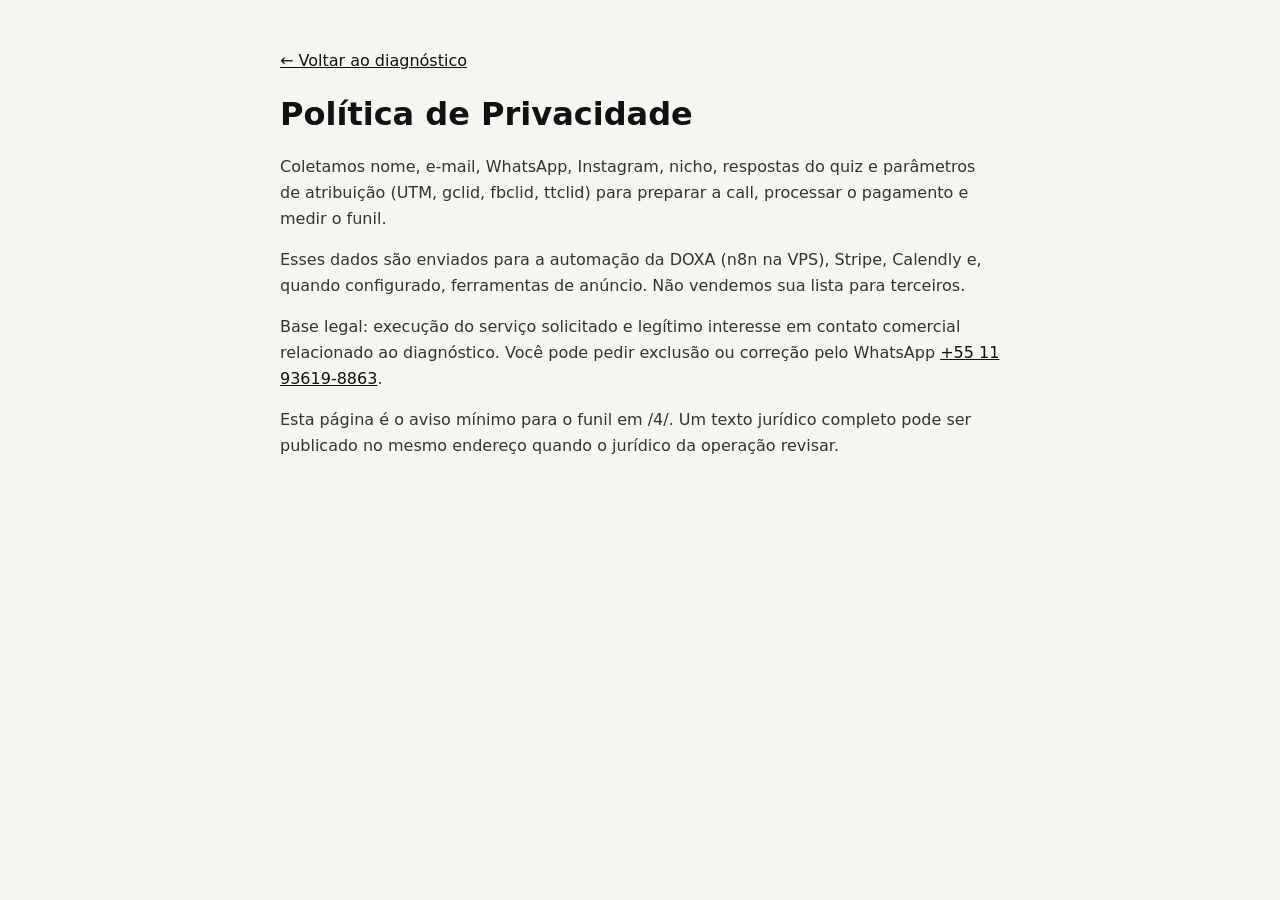
<file: 4/privacidade.html>
<!DOCTYPE html>
<html lang="pt-BR">
  <head>
    <meta charset="UTF-8" />
    <meta name="viewport" content="width=device-width, initial-scale=1.0" />
    <title>Política de Privacidade — DOXA</title>
    <style>
      body { margin: 0; font-family: Inter, system-ui, sans-serif; background: #f5f5f2; color: #111; }
      main { max-width: 720px; margin: 0 auto; padding: 32px 20px 64px; }
      a { color: #111; }
      p, li { line-height: 1.6; color: #333; }
    </style>
  </head>
  <body>
    <main>
      <p><a href="./">← Voltar ao diagnóstico</a></p>
      <h1>Política de Privacidade</h1>
      <p>Coletamos nome, e-mail, WhatsApp, Instagram, nicho, respostas do quiz e parâmetros de atribuição (UTM, gclid, fbclid, ttclid) para preparar a call, processar o pagamento e medir o funil.</p>
      <p>Esses dados são enviados para a automação da DOXA (n8n na VPS), Stripe, Calendly e, quando configurado, ferramentas de anúncio. Não vendemos sua lista para terceiros.</p>
      <p>Base legal: execução do serviço solicitado e legítimo interesse em contato comercial relacionado ao diagnóstico. Você pode pedir exclusão ou correção pelo WhatsApp <a href="https://wa.me/5511936198863">+55 11 93619-8863</a>.</p>
      <p>Esta página é o aviso mínimo para o funil em /4/. Um texto jurídico completo pode ser publicado no mesmo endereço quando o jurídico da operação revisar.</p>
    </main>
  </body>
</html>
</file>
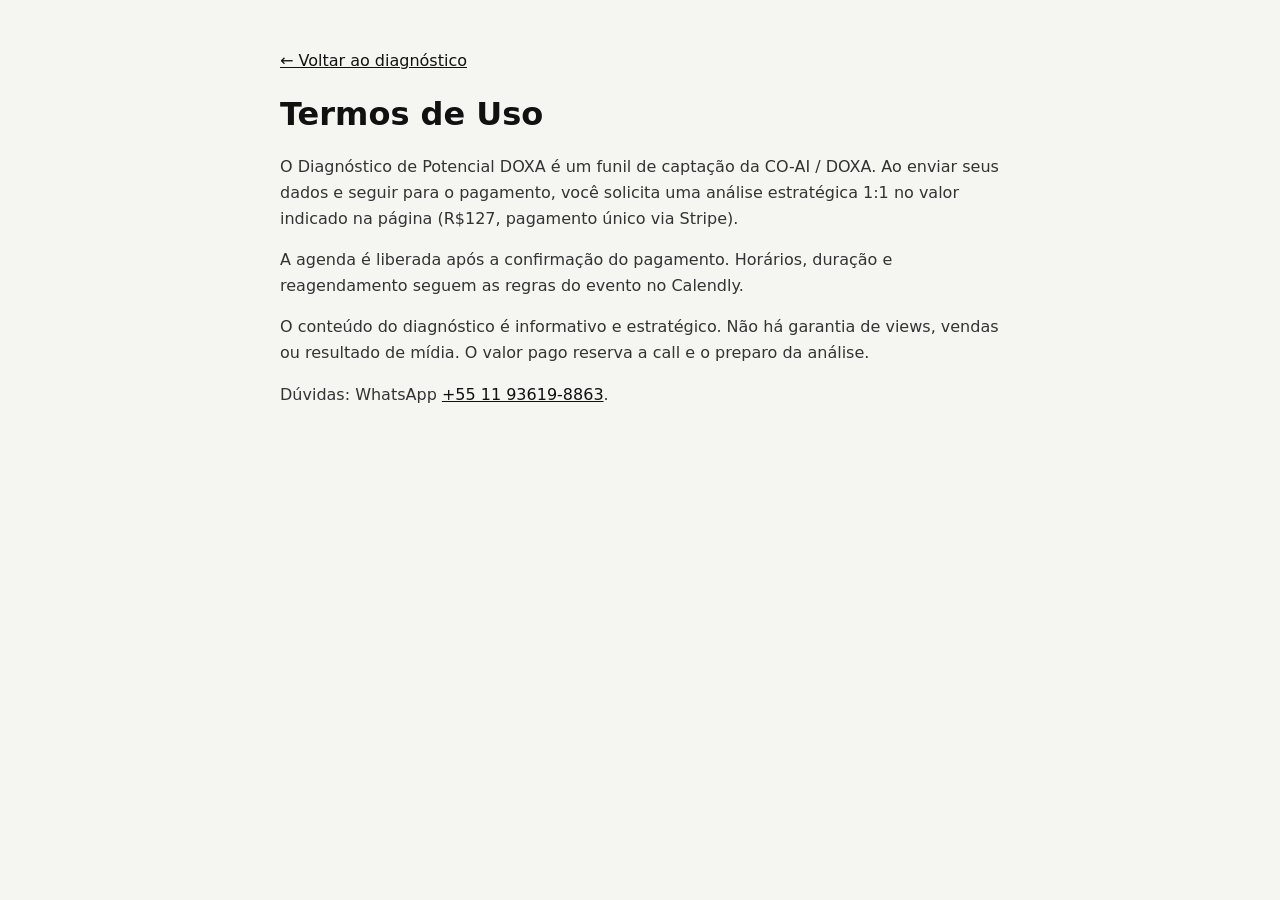
<file: 4/termos.html>
<!DOCTYPE html>
<html lang="pt-BR">
  <head>
    <meta charset="UTF-8" />
    <meta name="viewport" content="width=device-width, initial-scale=1.0" />
    <title>Termos de Uso — DOXA</title>
    <style>
      body { margin: 0; font-family: Inter, system-ui, sans-serif; background: #f5f5f2; color: #111; }
      main { max-width: 720px; margin: 0 auto; padding: 32px 20px 64px; }
      a { color: #111; }
      p, li { line-height: 1.6; color: #333; }
    </style>
  </head>
  <body>
    <main>
      <p><a href="./">← Voltar ao diagnóstico</a></p>
      <h1>Termos de Uso</h1>
      <p>O Diagnóstico de Potencial DOXA é um funil de captação da CO-AI / DOXA. Ao enviar seus dados e seguir para o pagamento, você solicita uma análise estratégica 1:1 no valor indicado na página (R$127, pagamento único via Stripe).</p>
      <p>A agenda é liberada após a confirmação do pagamento. Horários, duração e reagendamento seguem as regras do evento no Calendly.</p>
      <p>O conteúdo do diagnóstico é informativo e estratégico. Não há garantia de views, vendas ou resultado de mídia. O valor pago reserva a call e o preparo da análise.</p>
      <p>Dúvidas: WhatsApp <a href="https://wa.me/5511936198863">+55 11 93619-8863</a>.</p>
    </main>
  </body>
</html>
</file>
<file: assets/style.css>
:root {
  --bg: #0b0b0b;
  --card: #141414;
  --text: #f3f4f6;
  --muted: #9ca3af;
  --accent: #ff6a00;
}

* {
  box-sizing: border-box;
}

body {
  margin: 0;
  font-family: Inter, -apple-system, BlinkMacSystemFont, 'Segoe UI', sans-serif;
  background: var(--bg);
  color: var(--text);
}

.container {
  max-width: 960px;
  margin: 0 auto;
  padding: 64px 24px;
}

.eyebrow {
  color: var(--accent);
  letter-spacing: 0.1em;
  text-transform: uppercase;
  margin: 0 0 8px;
  font-size: 12px;
}

h1 {
  margin: 0;
  font-size: clamp(28px, 4vw, 48px);
}

.lead {
  margin: 16px 0 32px;
  color: var(--muted);
  max-width: 680px;
  line-height: 1.6;
}

.cards {
  display: grid;
  grid-template-columns: repeat(auto-fit, minmax(220px, 1fr));
  gap: 12px;
}

.card {
  display: block;
  text-decoration: none;
  color: var(--text);
  background: var(--card);
  border: 1px solid #232323;
  border-radius: 12px;
  padding: 20px;
  transition: 150ms ease;
}

.card:hover {
  border-color: var(--accent);
  transform: translateY(-1px);
}
</file>
